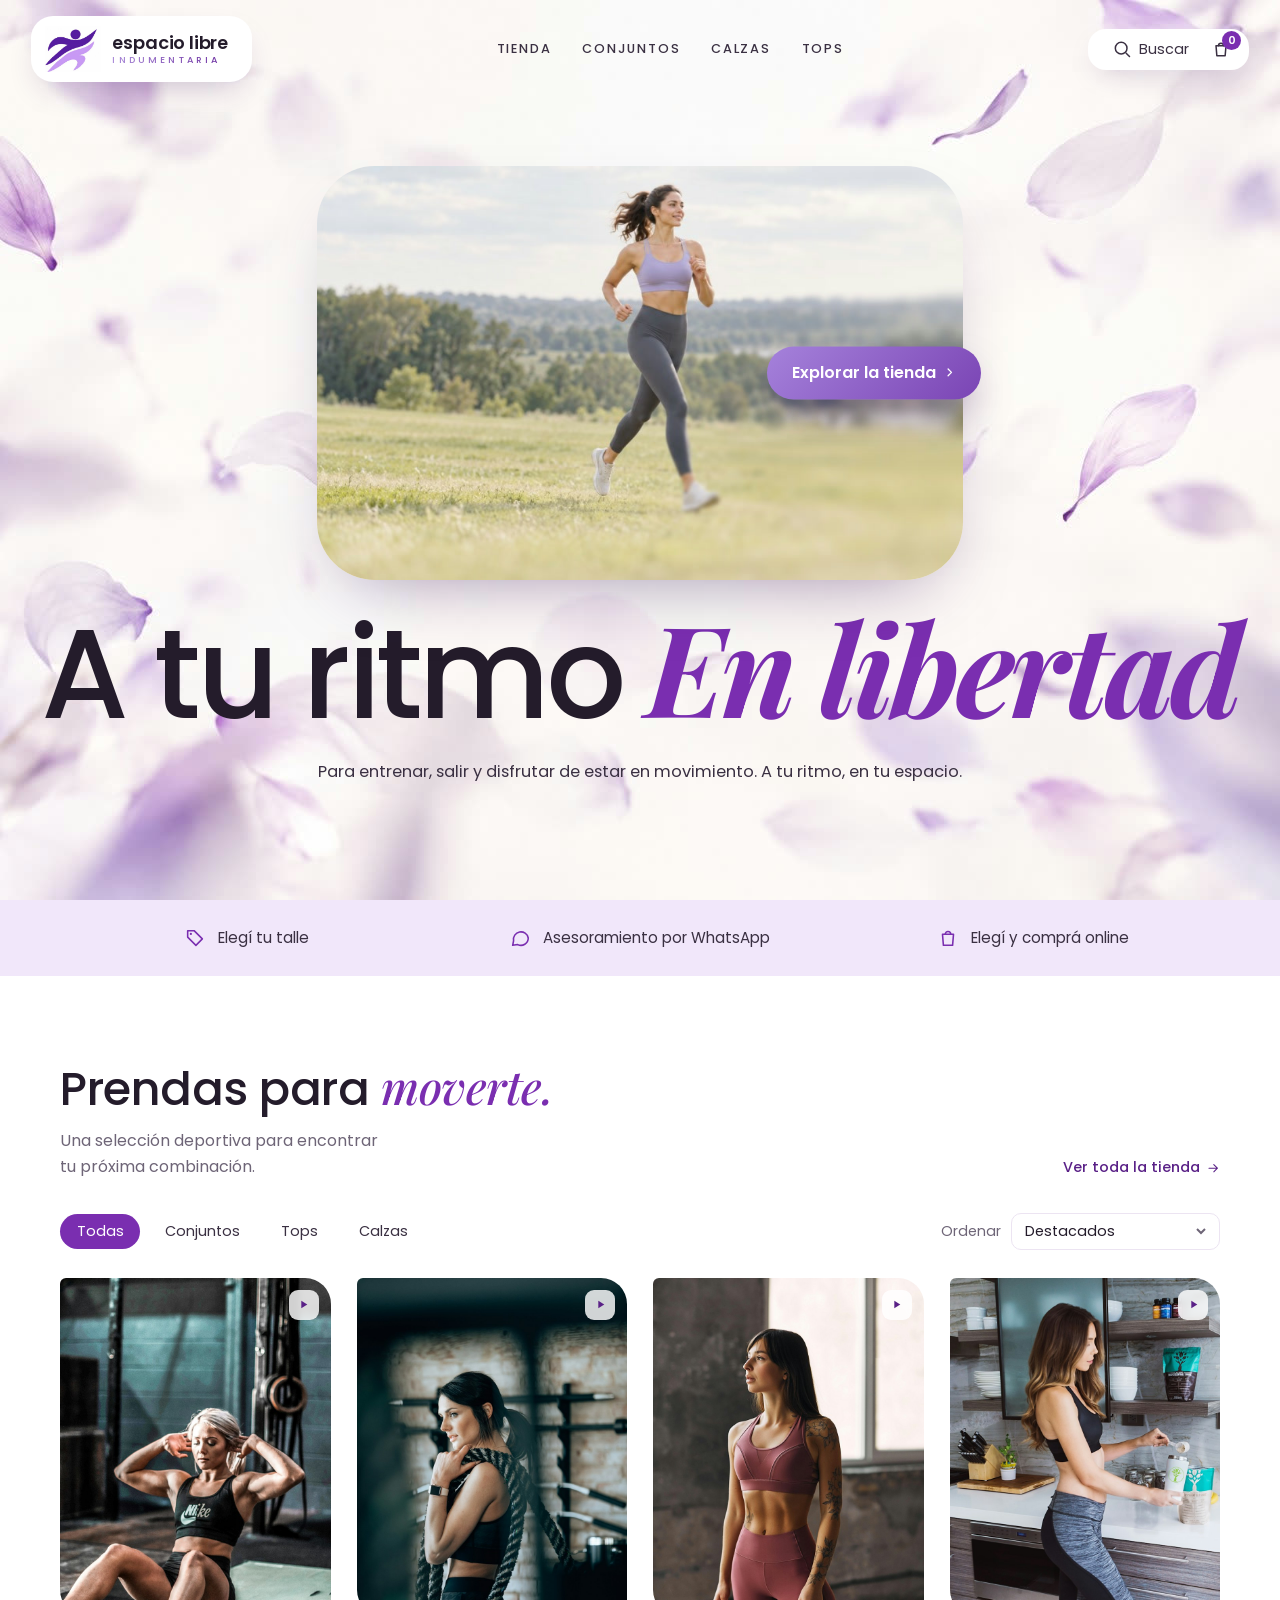
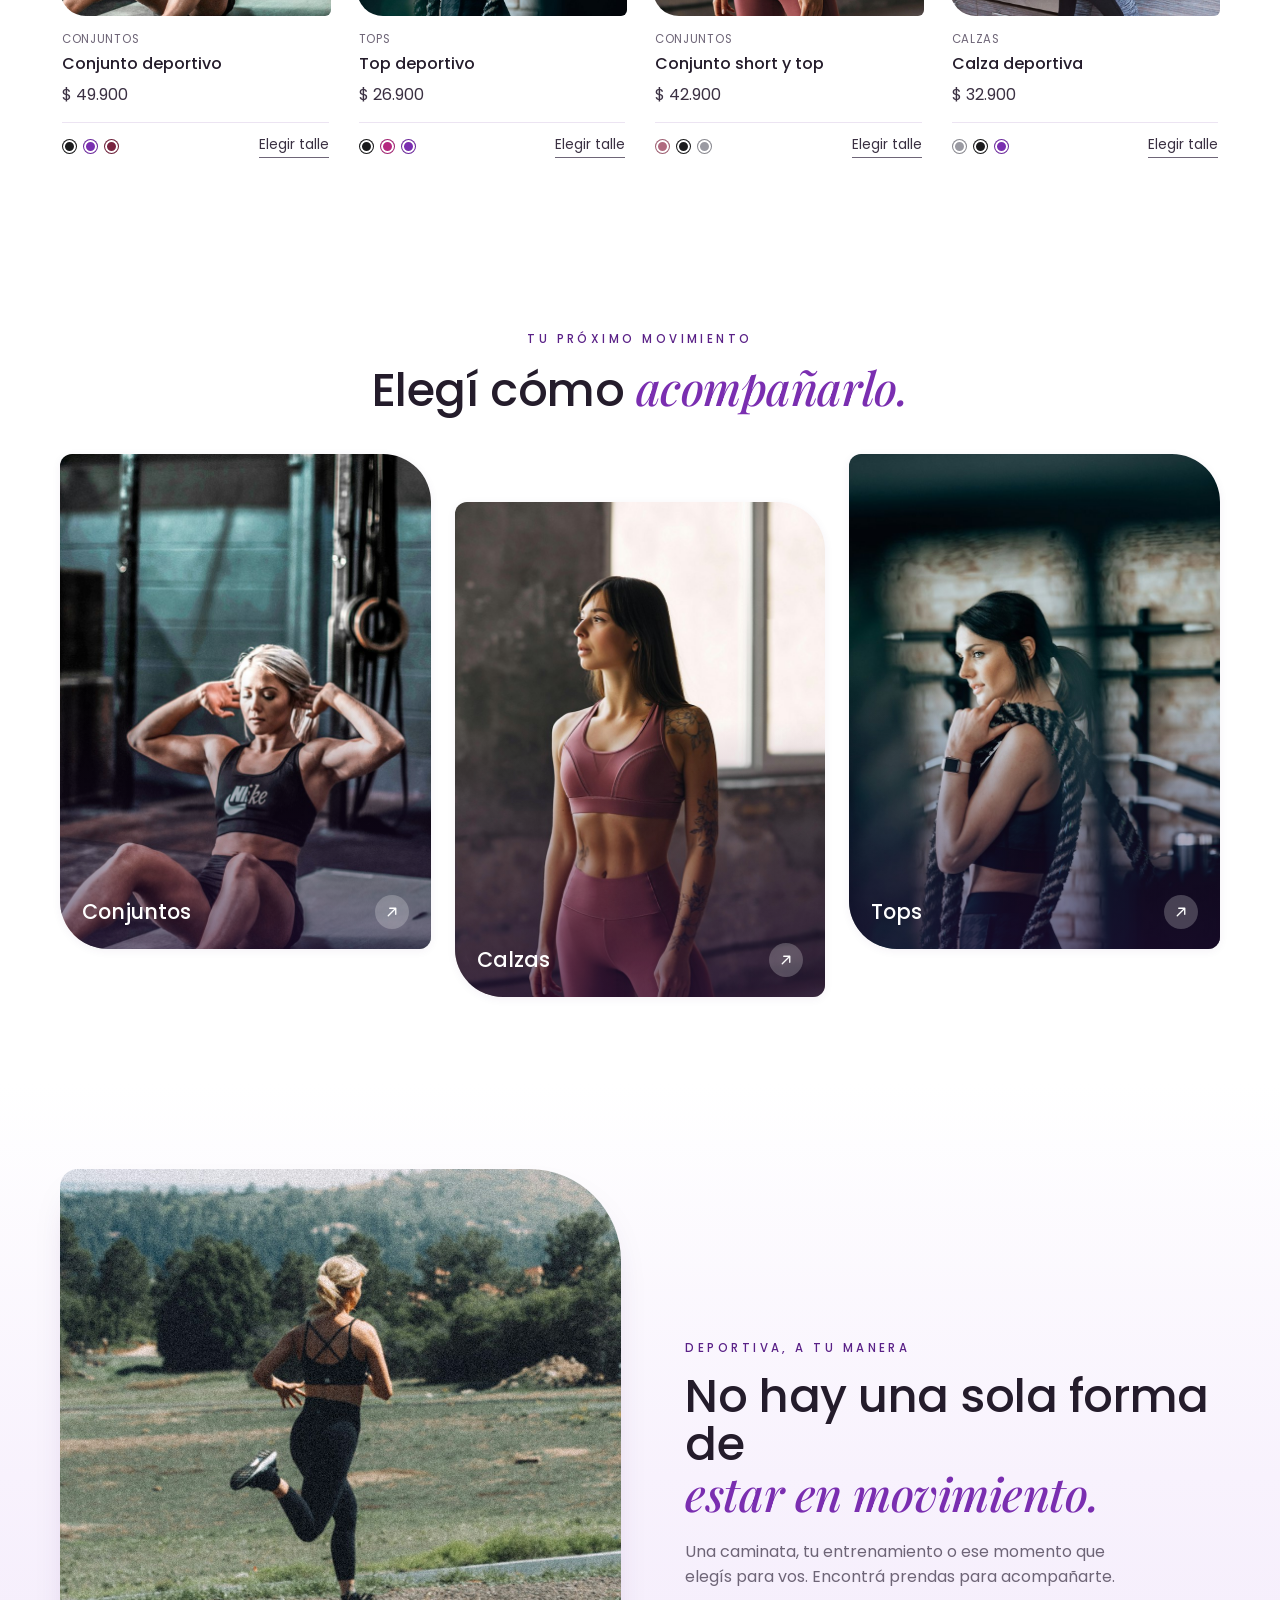
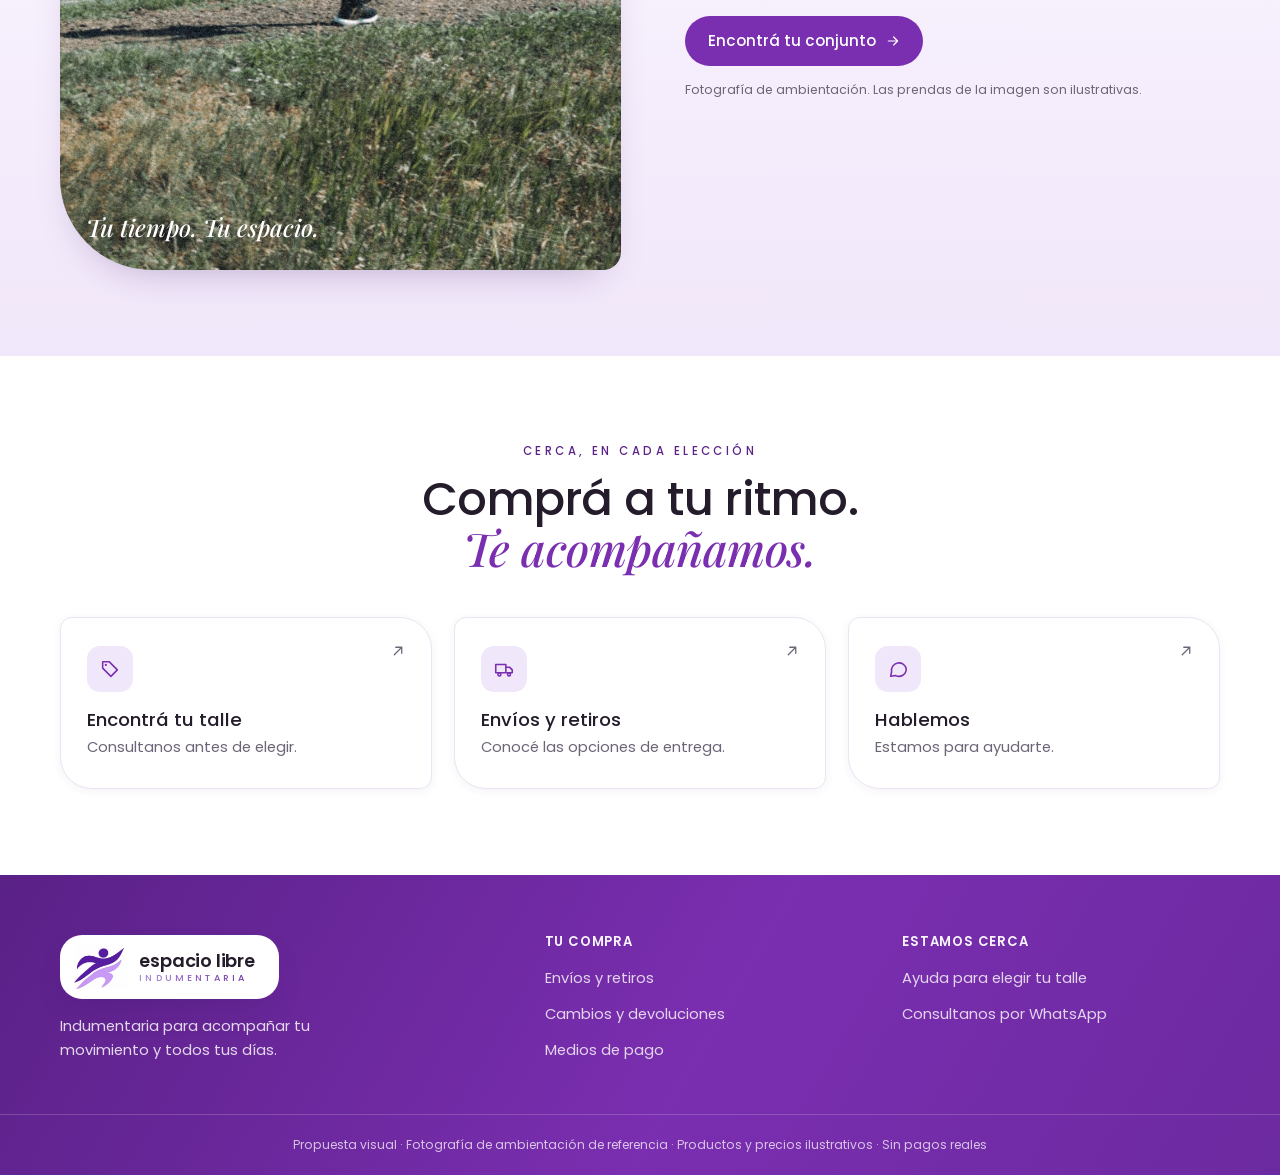
<file: index.html>
<!doctype html>
<html lang="es">
<head>
  <meta charset="utf-8">
  <meta name="viewport" content="width=device-width, initial-scale=1">
  <title>Espacio Libre — Indumentaria deportiva femenina</title>
  <meta name="description" content="Indumentaria deportiva femenina para entrenar, salir y disfrutar del movimiento. Conjuntos, calzas y tops. A tu ritmo, en tu espacio.">
  <link rel="preconnect" href="https://fonts.googleapis.com">
  <link rel="preconnect" href="https://fonts.gstatic.com" crossorigin>
  <link href="https://fonts.googleapis.com/css2?family=Poppins:wght@300;400;500;600&family=Playfair+Display:ital,wght@1,500;1,600;1,700&display=swap" rel="stylesheet">
  <link rel="stylesheet" href="css/styles.css">
  <link rel="icon" href="data:image/svg+xml,%3Csvg xmlns='http://www.w3.org/2000/svg' viewBox='0 0 44 44'%3E%3Ccircle cx='22' cy='22' r='21' fill='%237A2EB0'/%3E%3Ccircle cx='27' cy='12' r='3' fill='white'/%3E%3C/svg%3E">
</head>
<body data-page="home">
  <div id="site-header"></div>

  <main>
    <!-- HERO editorial -->
    <section class="hero">
      <div class="container hero__inner">
        <div class="hero__media">
          <img src="img/hero-run.jpg" alt="Mujer corriendo en un campo con indumentaria deportiva">
          <a class="hero__cta" href="tienda.html">Explorar la tienda
            <svg viewBox="0 0 24 24" fill="none" stroke="currentColor" stroke-width="2.2" stroke-linecap="round" stroke-linejoin="round"><path d="M9 6l6 6-6 6"/></svg>
          </a>
        </div>
        <h1 class="hero__headline">
          <span class="hero__word hero__word--left">A tu ritmo</span>
          <span class="hero__word hero__word--right serif">En libertad</span>
        </h1>
        <p class="hero__sub">Para entrenar, salir y disfrutar de estar en movimiento. A tu ritmo, en tu espacio.</p>
      </div>
    </section>

    <!-- BENEFICIOS -->
    <section class="perks">
      <div class="container">
        <div class="perks__grid">
          <div class="perk"><svg viewBox="0 0 24 24" fill="none" stroke="currentColor" stroke-width="1.7" stroke-linecap="round" stroke-linejoin="round"><path d="M20 13l-7 7-9-9V4h7l9 9z"/><circle cx="7.5" cy="7.5" r="1.2" fill="currentColor" stroke="none"/></svg> Elegí tu talle</div>
          <div class="perk"><svg viewBox="0 0 24 24" fill="none" stroke="currentColor" stroke-width="1.7" stroke-linecap="round" stroke-linejoin="round"><path d="M21 12a8 8 0 0 1-11.5 7.2L4 20l1-5A8 8 0 1 1 21 12z"/></svg> Asesoramiento por WhatsApp</div>
          <div class="perk"><svg viewBox="0 0 24 24" fill="none" stroke="currentColor" stroke-width="1.7" stroke-linecap="round" stroke-linejoin="round"><path d="M6 8h12l-1 12H7L6 8z"/><path d="M9 8a3 3 0 0 1 6 0"/></svg> Elegí y comprá online</div>
        </div>
      </div>
    </section>

    <!-- PRODUCTOS -->
    <section class="section">
      <div class="container">
        <div class="section-head">
          <div class="section-head__left">
            <h2 class="section-title">Prendas para <span class="serif">moverte.</span></h2>
            <p>Una selección deportiva para encontrar tu próxima combinación.</p>
          </div>
          <a class="arrow-link" href="tienda.html">Ver toda la tienda
            <svg viewBox="0 0 24 24" fill="none" stroke="currentColor" stroke-width="1.8" stroke-linecap="round" stroke-linejoin="round"><path d="M5 12h14M13 6l6 6-6 6"/></svg>
          </a>
        </div>

        <div class="shop-controls">
          <div class="filter-tabs" id="homeTabs">
            <button class="tab is-active" data-filter="todas">Todas</button>
            <button class="tab" data-filter="conjuntos">Conjuntos</button>
            <button class="tab" data-filter="tops">Tops</button>
            <button class="tab" data-filter="calzas">Calzas</button>
          </div>
          <div class="sort">
            <label for="homeSort">Ordenar</label>
            <select id="homeSort">
              <option value="destacados">Destacados</option>
              <option value="menor">Precio: menor a mayor</option>
              <option value="mayor">Precio: mayor a menor</option>
              <option value="nombre">Nombre (A-Z)</option>
            </select>
          </div>
        </div>

        <div class="product-grid" id="featuredGrid"></div>
      </div>
    </section>

    <!-- CATEGORÍAS -->
    <section class="section cats">
      <div class="container">
        <p class="eyebrow eyebrow--center">Tu próximo movimiento</p>
        <h2 class="section-title center">Elegí cómo <span class="serif">acompañarlo.</span></h2>
        <div class="cat-grid">
          <a class="cat-card" href="tienda.html?cat=conjuntos">
            <img src="img/conjunto-deportivo.jpg" alt="Conjuntos deportivos">
            <span class="cat-card__label">Conjuntos
              <svg viewBox="0 0 24 24" fill="none" stroke="currentColor" stroke-width="1.8" stroke-linecap="round" stroke-linejoin="round"><path d="M7 17L17 7M9 7h8v8"/></svg>
            </span>
          </a>
          <a class="cat-card cat-card--low" href="tienda.html?cat=calzas">
            <img src="img/conjunto-rosa.jpg" alt="Calzas deportivas">
            <span class="cat-card__label">Calzas
              <svg viewBox="0 0 24 24" fill="none" stroke="currentColor" stroke-width="1.8" stroke-linecap="round" stroke-linejoin="round"><path d="M7 17L17 7M9 7h8v8"/></svg>
            </span>
          </a>
          <a class="cat-card" href="tienda.html?cat=tops">
            <img src="img/top-deportivo.jpg" alt="Tops deportivos">
            <span class="cat-card__label">Tops
              <svg viewBox="0 0 24 24" fill="none" stroke="currentColor" stroke-width="1.8" stroke-linecap="round" stroke-linejoin="round"><path d="M7 17L17 7M9 7h8v8"/></svg>
            </span>
          </a>
        </div>
      </div>
    </section>

    <!-- EDITORIAL -->
    <section class="section editorial">
      <div class="container editorial__grid">
        <figure class="editorial__media">
          <img src="img/editorial-run.jpg" alt="Mujer corriendo en un sendero al aire libre">
          <figcaption class="serif">Tu tiempo. Tu espacio.</figcaption>
        </figure>
        <div class="editorial__text">
          <p class="eyebrow">Deportiva, a tu manera</p>
          <h2 class="section-title">No hay una sola forma de<br><span class="serif">estar en movimiento.</span></h2>
          <p class="editorial__p">Una caminata, tu entrenamiento o ese momento que elegís para vos. Encontrá prendas para acompañarte.</p>
          <a class="btn btn--primary" href="tienda.html">Encontrá tu conjunto
            <svg viewBox="0 0 24 24" fill="none" stroke="currentColor" stroke-width="1.8" stroke-linecap="round" stroke-linejoin="round"><path d="M5 12h14M13 6l6 6-6 6"/></svg>
          </a>
          <p class="muted-note">Fotografía de ambientación. Las prendas de la imagen son ilustrativas.</p>
        </div>
      </div>
    </section>

    <!-- CTA -->
    <section class="section cta">
      <div class="container">
        <p class="eyebrow eyebrow--center">Cerca, en cada elección</p>
        <h2 class="section-title center">Comprá a tu ritmo.<br><span class="serif">Te acompañamos.</span></h2>
        <div class="cta-grid">
          <a class="cta-card" href="talles.html">
            <span class="cta-card__icon"><svg viewBox="0 0 24 24" fill="none" stroke="currentColor" stroke-width="1.7" stroke-linecap="round" stroke-linejoin="round"><path d="M20 13l-7 7-9-9V4h7l9 9z"/><circle cx="7.5" cy="7.5" r="1.2" fill="currentColor" stroke="none"/></svg></span>
            <span class="cta-card__arrow"><svg viewBox="0 0 24 24" fill="none" stroke="currentColor" stroke-width="1.7" stroke-linecap="round" stroke-linejoin="round"><path d="M7 17L17 7M9 7h8v8"/></svg></span>
            <h3>Encontrá tu talle</h3>
            <p>Consultanos antes de elegir.</p>
          </a>
          <a class="cta-card" href="envios.html">
            <span class="cta-card__icon"><svg viewBox="0 0 24 24" fill="none" stroke="currentColor" stroke-width="1.7" stroke-linecap="round" stroke-linejoin="round"><path d="M3 7h11v9H3zM14 10h4l3 3v3h-7z"/><circle cx="7" cy="18" r="1.6"/><circle cx="17.5" cy="18" r="1.6"/></svg></span>
            <span class="cta-card__arrow"><svg viewBox="0 0 24 24" fill="none" stroke="currentColor" stroke-width="1.7" stroke-linecap="round" stroke-linejoin="round"><path d="M7 17L17 7M9 7h8v8"/></svg></span>
            <h3>Envíos y retiros</h3>
            <p>Conocé las opciones de entrega.</p>
          </a>
          <a class="cta-card" href="contacto.html">
            <span class="cta-card__icon"><svg viewBox="0 0 24 24" fill="none" stroke="currentColor" stroke-width="1.7" stroke-linecap="round" stroke-linejoin="round"><path d="M21 12a8 8 0 0 1-11.5 7.2L4 20l1-5A8 8 0 1 1 21 12z"/></svg></span>
            <span class="cta-card__arrow"><svg viewBox="0 0 24 24" fill="none" stroke="currentColor" stroke-width="1.7" stroke-linecap="round" stroke-linejoin="round"><path d="M7 17L17 7M9 7h8v8"/></svg></span>
            <h3>Hablemos</h3>
            <p>Estamos para ayudarte.</p>
          </a>
        </div>
      </div>
    </section>
  </main>

  <div id="site-footer"></div>

  <script src="js/data.js"></script>
  <script src="js/app.js"></script>
</body>
</html>
</file>
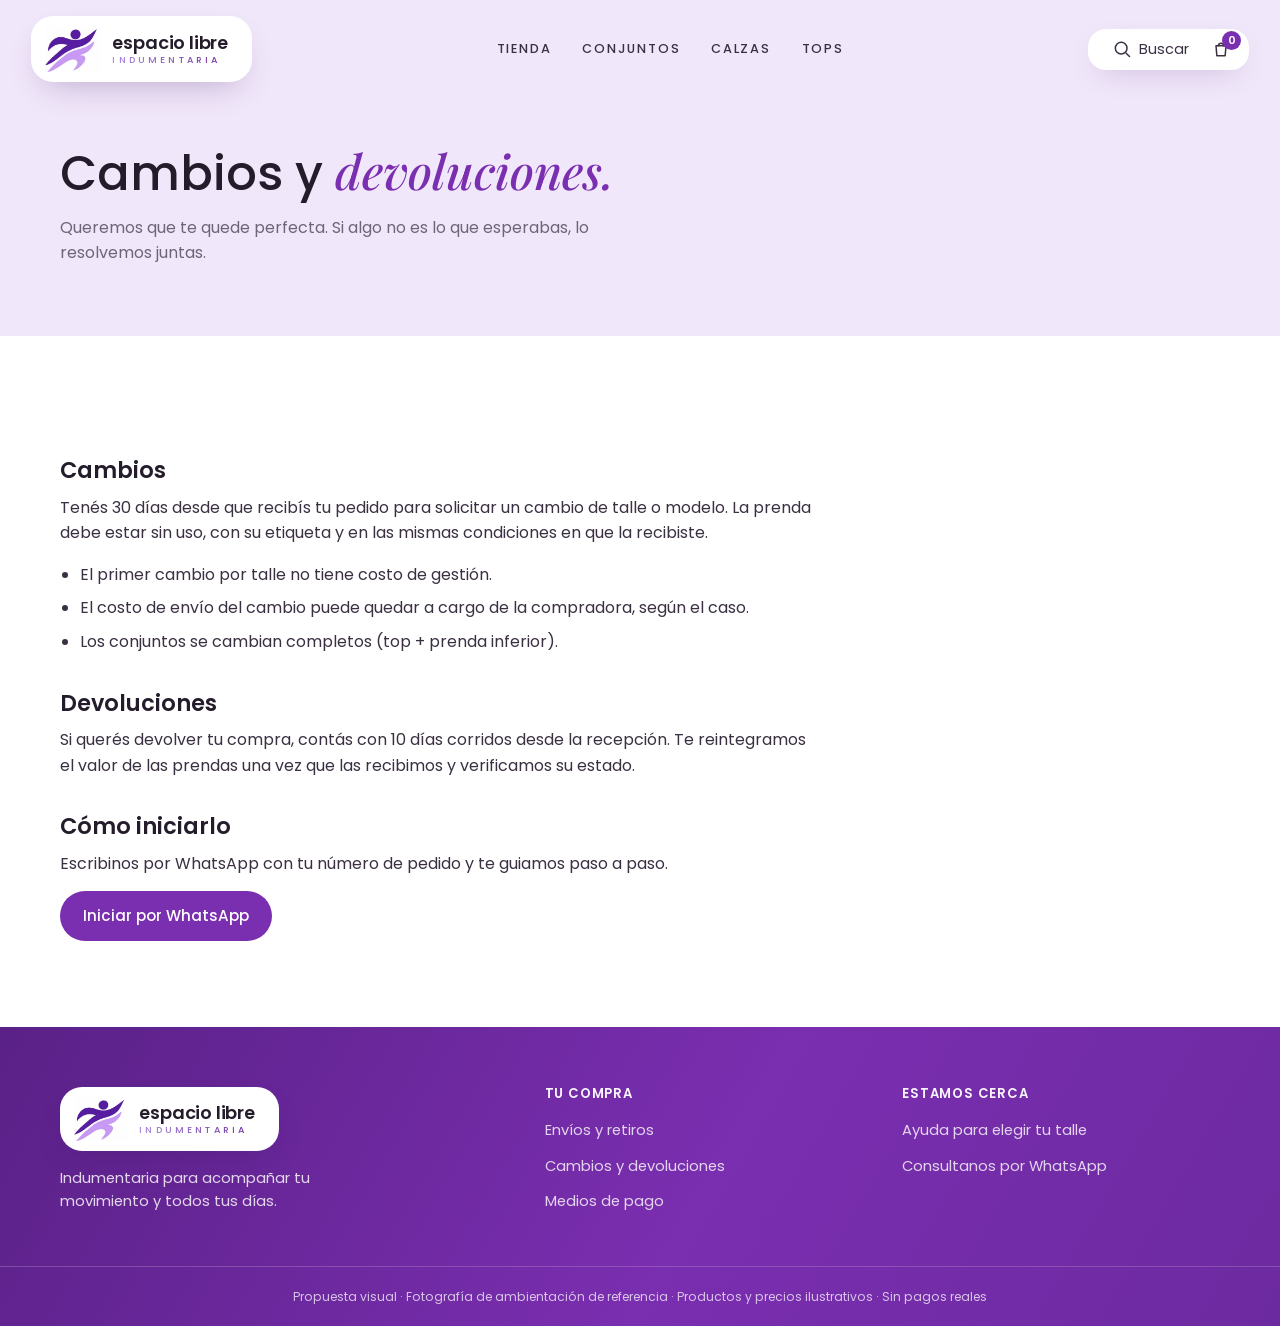
<file: cambios.html>
<!doctype html>
<html lang="es">
<head>
  <meta charset="utf-8">
  <meta name="viewport" content="width=device-width, initial-scale=1">
  <title>Cambios y devoluciones — Espacio Libre</title>
  <meta name="description" content="Política de cambios y devoluciones de Espacio Libre.">
  <link rel="preconnect" href="https://fonts.googleapis.com">
  <link rel="preconnect" href="https://fonts.gstatic.com" crossorigin>
  <link href="https://fonts.googleapis.com/css2?family=Poppins:wght@300;400;500;600&family=Playfair+Display:ital,wght@1,500;1,600&display=swap" rel="stylesheet">
  <link rel="stylesheet" href="css/styles.css">
  <link rel="icon" href="data:image/svg+xml,%3Csvg xmlns='http://www.w3.org/2000/svg' viewBox='0 0 44 44'%3E%3Ccircle cx='22' cy='22' r='21' fill='%237A2EB0'/%3E%3Ccircle cx='27' cy='12' r='3' fill='white'/%3E%3C/svg%3E">
</head>
<body data-page="cambios">
  <div id="site-header"></div>

  <main>
    <section class="page-hero">
      <div class="container">
        <h1>Cambios y <span class="serif">devoluciones.</span></h1>
        <p>Queremos que te quede perfecta. Si algo no es lo que esperabas, lo resolvemos juntas.</p>
      </div>
    </section>

    <section class="section">
      <div class="container">
        <div class="prose">
          <h2>Cambios</h2>
          <p>Tenés 30 días desde que recibís tu pedido para solicitar un cambio de talle o modelo. La prenda debe estar sin uso, con su etiqueta y en las mismas condiciones en que la recibiste.</p>
          <ul>
            <li>El primer cambio por talle no tiene costo de gestión.</li>
            <li>El costo de envío del cambio puede quedar a cargo de la compradora, según el caso.</li>
            <li>Los conjuntos se cambian completos (top + prenda inferior).</li>
          </ul>
          <h2>Devoluciones</h2>
          <p>Si querés devolver tu compra, contás con 10 días corridos desde la recepción. Te reintegramos el valor de las prendas una vez que las recibimos y verificamos su estado.</p>
          <h2>Cómo iniciarlo</h2>
          <p>Escribinos por WhatsApp con tu número de pedido y te guiamos paso a paso.</p>
          <a class="btn btn--primary" data-wa="Hola Espacio Libre! Quiero hacer un cambio / devolución." href="#">Iniciar por WhatsApp</a>
        </div>
      </div>
    </section>
  </main>

  <div id="site-footer"></div>
  <script src="js/data.js"></script>
  <script src="js/app.js"></script>
</body>
</html>
</file>
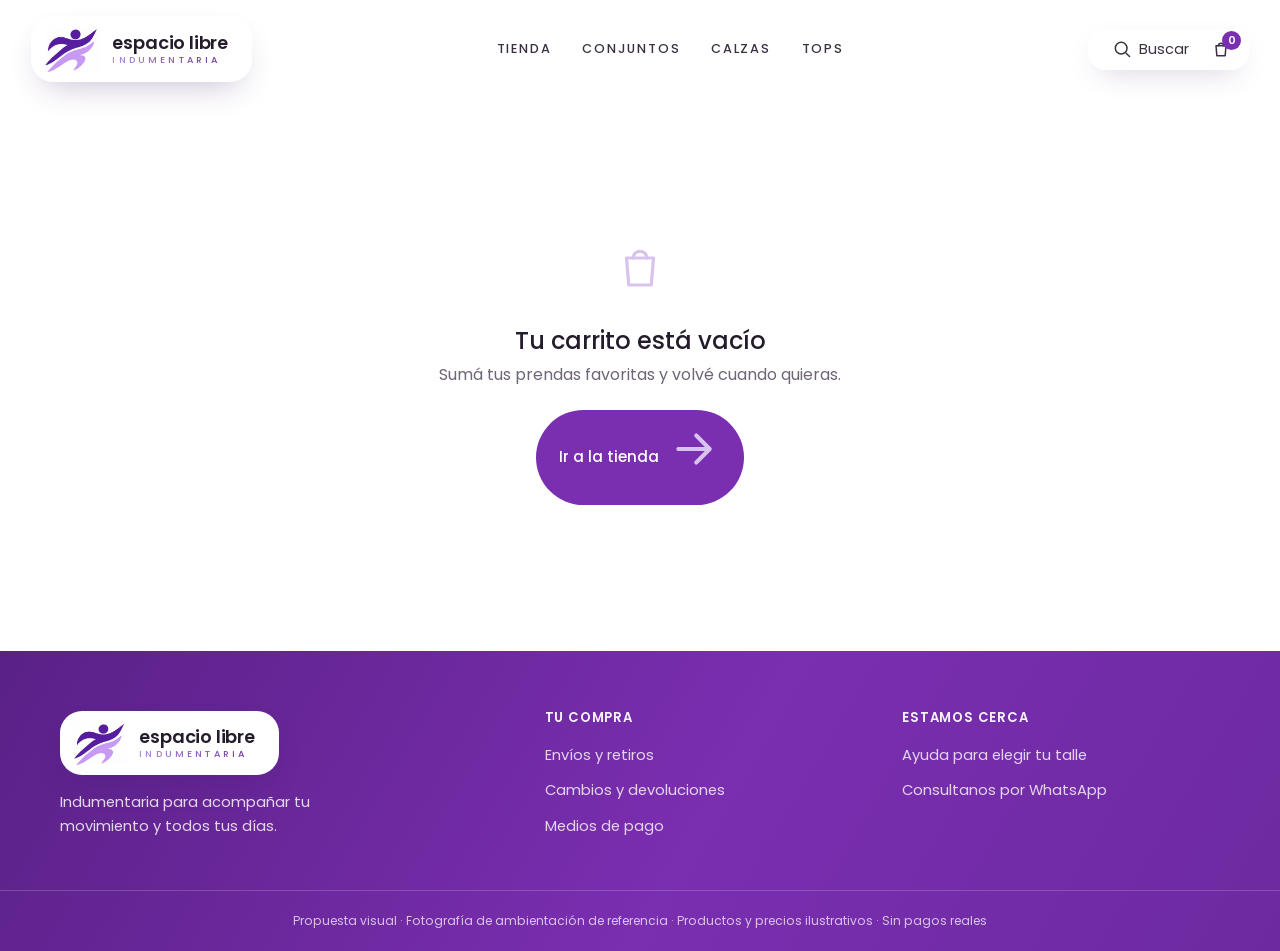
<file: carrito.html>
<!doctype html>
<html lang="es">
<head>
  <meta charset="utf-8">
  <meta name="viewport" content="width=device-width, initial-scale=1">
  <title>Carrito — Espacio Libre</title>
  <meta name="description" content="Tu carrito en Espacio Libre.">
  <link rel="preconnect" href="https://fonts.googleapis.com">
  <link rel="preconnect" href="https://fonts.gstatic.com" crossorigin>
  <link href="https://fonts.googleapis.com/css2?family=Poppins:wght@300;400;500;600&family=Playfair+Display:ital,wght@1,500;1,600&display=swap" rel="stylesheet">
  <link rel="stylesheet" href="css/styles.css">
  <link rel="icon" href="data:image/svg+xml,%3Csvg xmlns='http://www.w3.org/2000/svg' viewBox='0 0 44 44'%3E%3Ccircle cx='22' cy='22' r='21' fill='%237A2EB0'/%3E%3Ccircle cx='27' cy='12' r='3' fill='white'/%3E%3C/svg%3E">
</head>
<body data-page="carrito">
  <div id="site-header"></div>

  <main>
    <section class="section">
      <div class="container">
        <div id="cartRoot"></div>
      </div>
    </section>
  </main>

  <div id="site-footer"></div>
  <script src="js/data.js"></script>
  <script src="js/app.js"></script>
</body>
</html>
</file>
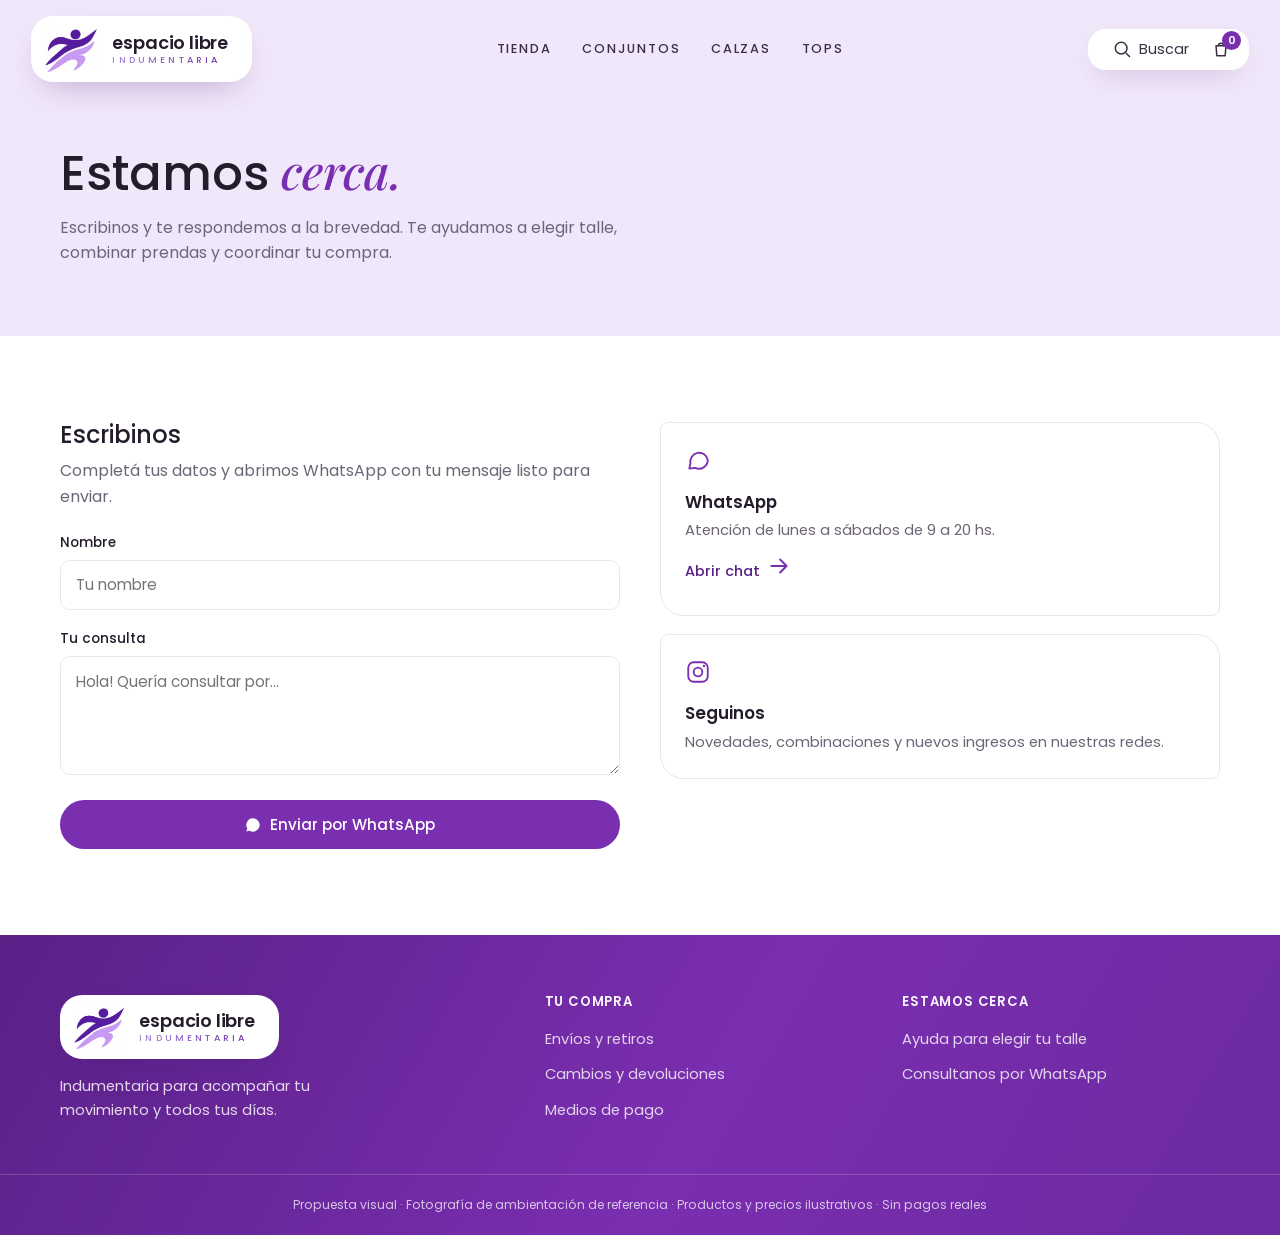
<file: contacto.html>
<!doctype html>
<html lang="es">
<head>
  <meta charset="utf-8">
  <meta name="viewport" content="width=device-width, initial-scale=1">
  <title>Contacto — Espacio Libre</title>
  <meta name="description" content="Consultanos por WhatsApp. Espacio Libre, indumentaria deportiva femenina.">
  <link rel="preconnect" href="https://fonts.googleapis.com">
  <link rel="preconnect" href="https://fonts.gstatic.com" crossorigin>
  <link href="https://fonts.googleapis.com/css2?family=Poppins:wght@300;400;500;600&family=Playfair+Display:ital,wght@1,500;1,600&display=swap" rel="stylesheet">
  <link rel="stylesheet" href="css/styles.css">
  <link rel="icon" href="data:image/svg+xml,%3Csvg xmlns='http://www.w3.org/2000/svg' viewBox='0 0 44 44'%3E%3Ccircle cx='22' cy='22' r='21' fill='%237A2EB0'/%3E%3Ccircle cx='27' cy='12' r='3' fill='white'/%3E%3C/svg%3E">
</head>
<body data-page="contacto">
  <div id="site-header"></div>

  <main>
    <section class="page-hero">
      <div class="container">
        <h1>Estamos <span class="serif">cerca.</span></h1>
        <p>Escribinos y te respondemos a la brevedad. Te ayudamos a elegir talle, combinar prendas y coordinar tu compra.</p>
      </div>
    </section>

    <section class="section">
      <div class="container">
        <div class="contact-grid">
          <div>
            <h2 style="font-weight:500;font-size:1.5rem;margin-bottom:10px">Escribinos</h2>
            <p style="color:var(--muted);margin-bottom:22px">Completá tus datos y abrimos WhatsApp con tu mensaje listo para enviar.</p>
            <form id="contactForm">
              <div class="form-field">
                <label for="cName">Nombre</label>
                <input type="text" id="cName" required placeholder="Tu nombre">
              </div>
              <div class="form-field">
                <label for="cMsg">Tu consulta</label>
                <textarea id="cMsg" rows="4" required placeholder="Hola! Quería consultar por…"></textarea>
              </div>
              <button class="btn btn--primary btn--wide" type="submit">
                <svg viewBox="0 0 24 24" fill="currentColor" width="18" height="18"><path d="M12 2a10 10 0 0 0-8.5 15.3L2 22l4.8-1.5A10 10 0 1 0 12 2z"/></svg>
                Enviar por WhatsApp
              </button>
            </form>
          </div>
          <div>
            <div class="info-card" style="margin-bottom:18px">
              <svg viewBox="0 0 24 24" fill="none" stroke="currentColor" stroke-width="1.7" stroke-linecap="round" stroke-linejoin="round"><path d="M21 12a8 8 0 0 1-11.5 7.2L4 20l1-5A8 8 0 1 1 21 12z"/></svg>
              <h3>WhatsApp</h3>
              <p>Atención de lunes a sábados de 9 a 20 hs.</p>
              <a class="arrow-link" data-wa="Hola Espacio Libre! Quería hacer una consulta." href="#" style="margin-top:10px">Abrir chat
                <svg viewBox="0 0 24 24" fill="none" stroke="currentColor" stroke-width="1.8" stroke-linecap="round" stroke-linejoin="round"><path d="M5 12h14M13 6l6 6-6 6"/></svg>
              </a>
            </div>
            <div class="info-card">
              <svg viewBox="0 0 24 24" fill="none" stroke="currentColor" stroke-width="1.7" stroke-linecap="round" stroke-linejoin="round"><rect x="3" y="3" width="18" height="18" rx="5"/><circle cx="12" cy="12" r="4"/><circle cx="17.5" cy="6.5" r="1.1" fill="currentColor" stroke="none"/></svg>
              <h3>Seguinos</h3>
              <p>Novedades, combinaciones y nuevos ingresos en nuestras redes.</p>
            </div>
          </div>
        </div>
      </div>
    </section>
  </main>

  <div id="site-footer"></div>
  <script src="js/data.js"></script>
  <script src="js/app.js"></script>
  <script>
    document.getElementById("contactForm").addEventListener("submit", function (e) {
      e.preventDefault();
      var name = document.getElementById("cName").value.trim();
      var msg = document.getElementById("cMsg").value.trim();
      var text = "Hola Espacio Libre! Soy " + name + ". " + msg;
      window.open("https://wa.me/" + window.SITE.whatsapp + "?text=" + encodeURIComponent(text), "_blank");
    });
  </script>
</body>
</html>
</file>
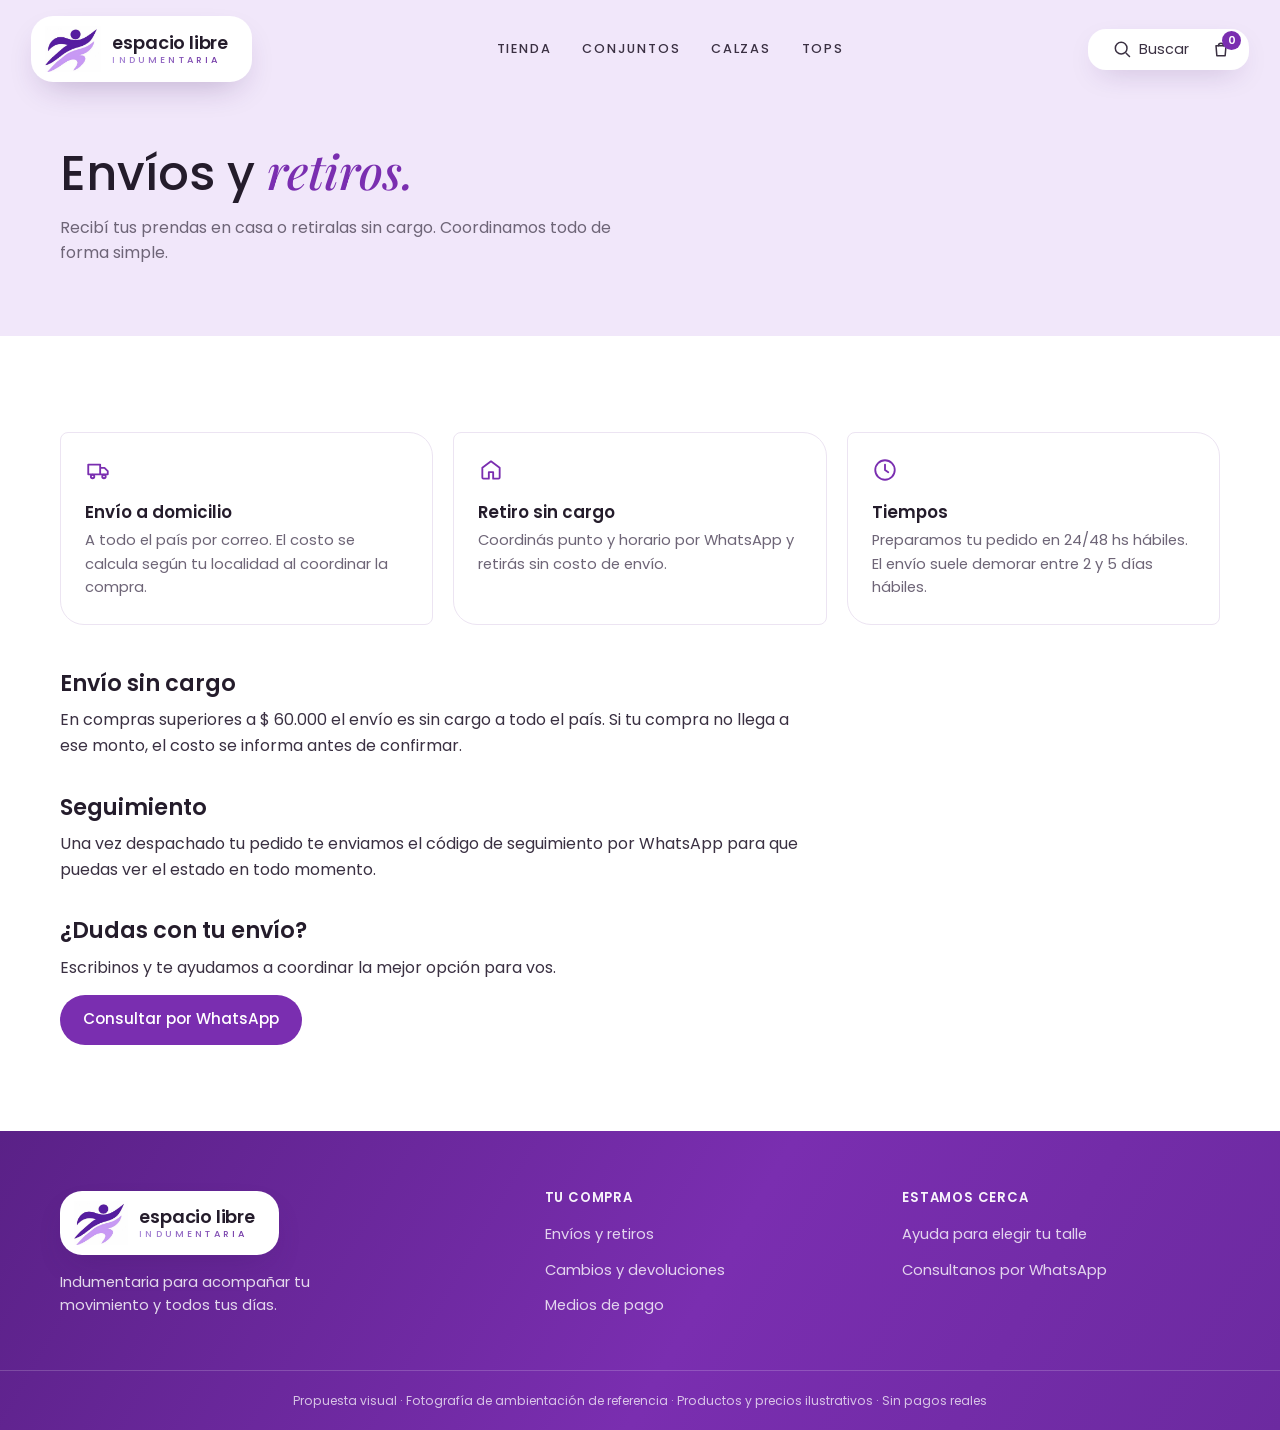
<file: envios.html>
<!doctype html>
<html lang="es">
<head>
  <meta charset="utf-8">
  <meta name="viewport" content="width=device-width, initial-scale=1">
  <title>Envíos y retiros — Espacio Libre</title>
  <meta name="description" content="Cómo son los envíos y retiros en Espacio Libre.">
  <link rel="preconnect" href="https://fonts.googleapis.com">
  <link rel="preconnect" href="https://fonts.gstatic.com" crossorigin>
  <link href="https://fonts.googleapis.com/css2?family=Poppins:wght@300;400;500;600&family=Playfair+Display:ital,wght@1,500;1,600&display=swap" rel="stylesheet">
  <link rel="stylesheet" href="css/styles.css">
  <link rel="icon" href="data:image/svg+xml,%3Csvg xmlns='http://www.w3.org/2000/svg' viewBox='0 0 44 44'%3E%3Ccircle cx='22' cy='22' r='21' fill='%237A2EB0'/%3E%3Ccircle cx='27' cy='12' r='3' fill='white'/%3E%3C/svg%3E">
</head>
<body data-page="envios">
  <div id="site-header"></div>

  <main>
    <section class="page-hero">
      <div class="container">
        <h1>Envíos y <span class="serif">retiros.</span></h1>
        <p>Recibí tus prendas en casa o retiralas sin cargo. Coordinamos todo de forma simple.</p>
      </div>
    </section>

    <section class="section">
      <div class="container">
        <div class="info-cards" style="margin-bottom:46px">
          <div class="info-card">
            <svg viewBox="0 0 24 24" fill="none" stroke="currentColor" stroke-width="1.7" stroke-linecap="round" stroke-linejoin="round"><path d="M3 7h11v9H3zM14 10h4l3 3v3h-7z"/><circle cx="7" cy="18" r="1.6"/><circle cx="17.5" cy="18" r="1.6"/></svg>
            <h3>Envío a domicilio</h3>
            <p>A todo el país por correo. El costo se calcula según tu localidad al coordinar la compra.</p>
          </div>
          <div class="info-card">
            <svg viewBox="0 0 24 24" fill="none" stroke="currentColor" stroke-width="1.7" stroke-linecap="round" stroke-linejoin="round"><path d="M4 10l8-6 8 6v9a1 1 0 0 1-1 1h-5v-6H10v6H5a1 1 0 0 1-1-1z"/></svg>
            <h3>Retiro sin cargo</h3>
            <p>Coordinás punto y horario por WhatsApp y retirás sin costo de envío.</p>
          </div>
          <div class="info-card">
            <svg viewBox="0 0 24 24" fill="none" stroke="currentColor" stroke-width="1.7" stroke-linecap="round" stroke-linejoin="round"><circle cx="12" cy="12" r="9"/><path d="M12 7v5l3 2"/></svg>
            <h3>Tiempos</h3>
            <p>Preparamos tu pedido en 24/48 hs hábiles. El envío suele demorar entre 2 y 5 días hábiles.</p>
          </div>
        </div>

        <div class="prose">
          <h2>Envío sin cargo</h2>
          <p>En compras superiores a $ 60.000 el envío es sin cargo a todo el país. Si tu compra no llega a ese monto, el costo se informa antes de confirmar.</p>
          <h2>Seguimiento</h2>
          <p>Una vez despachado tu pedido te enviamos el código de seguimiento por WhatsApp para que puedas ver el estado en todo momento.</p>
          <h2>¿Dudas con tu envío?</h2>
          <p>Escribinos y te ayudamos a coordinar la mejor opción para vos.</p>
          <a class="btn btn--primary" data-wa="Hola Espacio Libre! Tengo una consulta sobre envíos." href="#">Consultar por WhatsApp</a>
        </div>
      </div>
    </section>
  </main>

  <div id="site-footer"></div>
  <script src="js/data.js"></script>
  <script src="js/app.js"></script>
</body>
</html>
</file>
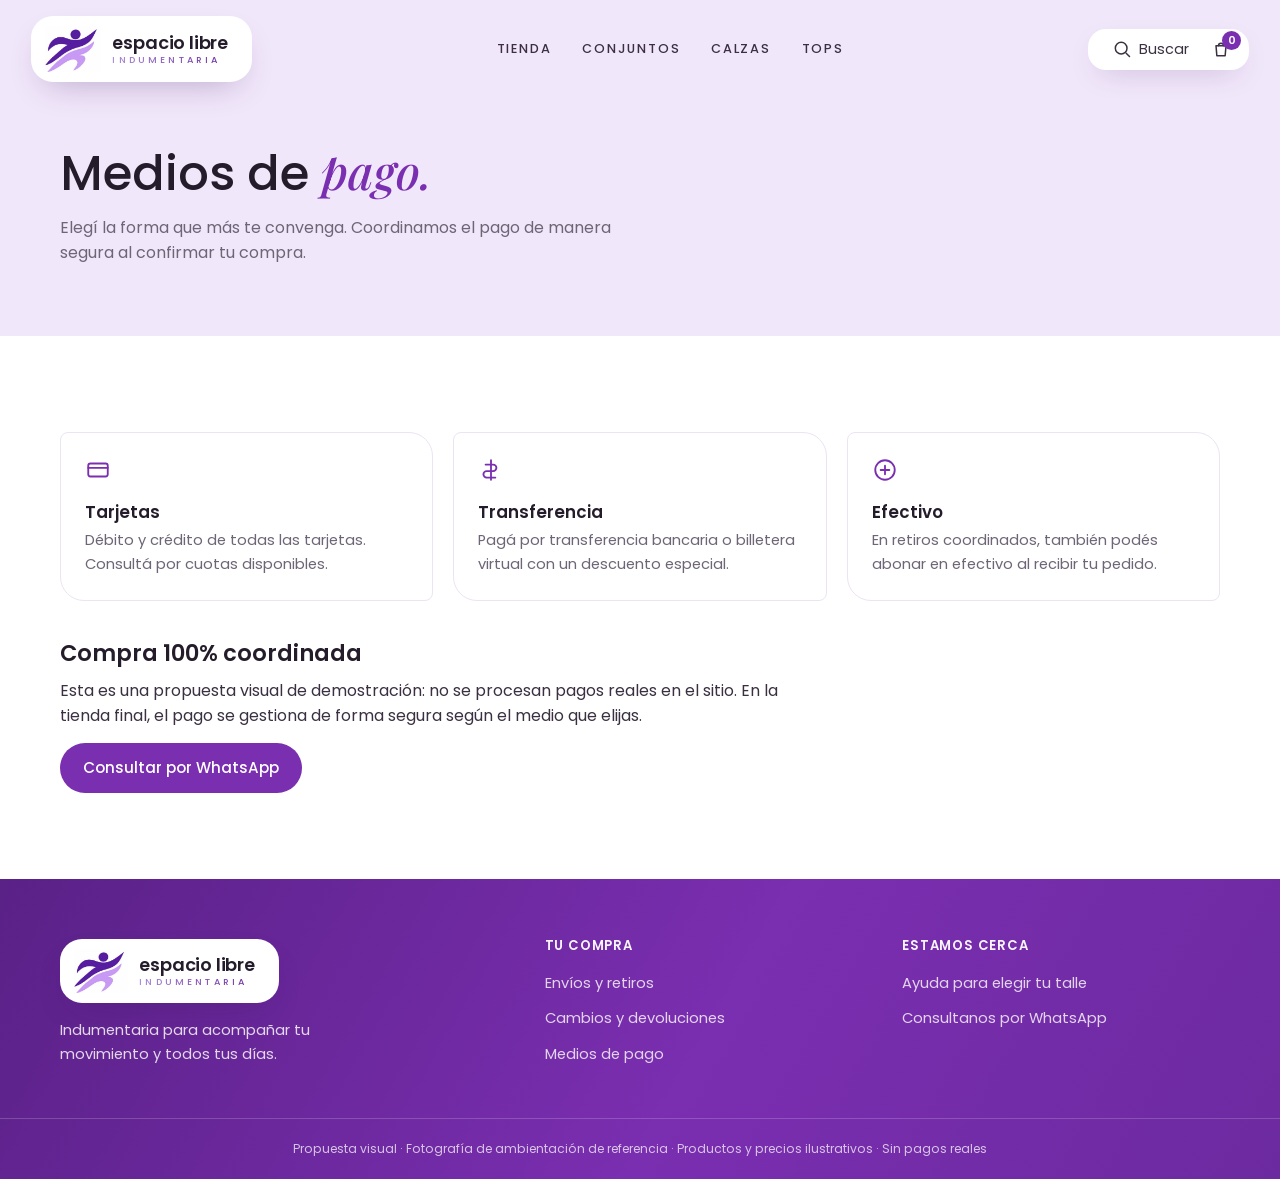
<file: medios-de-pago.html>
<!doctype html>
<html lang="es">
<head>
  <meta charset="utf-8">
  <meta name="viewport" content="width=device-width, initial-scale=1">
  <title>Medios de pago — Espacio Libre</title>
  <meta name="description" content="Medios de pago disponibles en Espacio Libre.">
  <link rel="preconnect" href="https://fonts.googleapis.com">
  <link rel="preconnect" href="https://fonts.gstatic.com" crossorigin>
  <link href="https://fonts.googleapis.com/css2?family=Poppins:wght@300;400;500;600&family=Playfair+Display:ital,wght@1,500;1,600&display=swap" rel="stylesheet">
  <link rel="stylesheet" href="css/styles.css">
  <link rel="icon" href="data:image/svg+xml,%3Csvg xmlns='http://www.w3.org/2000/svg' viewBox='0 0 44 44'%3E%3Ccircle cx='22' cy='22' r='21' fill='%237A2EB0'/%3E%3Ccircle cx='27' cy='12' r='3' fill='white'/%3E%3C/svg%3E">
</head>
<body data-page="medios-de-pago">
  <div id="site-header"></div>

  <main>
    <section class="page-hero">
      <div class="container">
        <h1>Medios de <span class="serif">pago.</span></h1>
        <p>Elegí la forma que más te convenga. Coordinamos el pago de manera segura al confirmar tu compra.</p>
      </div>
    </section>

    <section class="section">
      <div class="container">
        <div class="info-cards">
          <div class="info-card">
            <svg viewBox="0 0 24 24" fill="none" stroke="currentColor" stroke-width="1.7" stroke-linecap="round" stroke-linejoin="round"><rect x="3" y="6" width="18" height="12" rx="2"/><path d="M3 10h18"/></svg>
            <h3>Tarjetas</h3>
            <p>Débito y crédito de todas las tarjetas. Consultá por cuotas disponibles.</p>
          </div>
          <div class="info-card">
            <svg viewBox="0 0 24 24" fill="none" stroke="currentColor" stroke-width="1.7" stroke-linecap="round" stroke-linejoin="round"><path d="M12 3v18M7 7h7a3 3 0 0 1 0 6H8a3 3 0 0 0 0 6h8"/></svg>
            <h3>Transferencia</h3>
            <p>Pagá por transferencia bancaria o billetera virtual con un descuento especial.</p>
          </div>
          <div class="info-card">
            <svg viewBox="0 0 24 24" fill="none" stroke="currentColor" stroke-width="1.7" stroke-linecap="round" stroke-linejoin="round"><circle cx="12" cy="12" r="9"/><path d="M8 12h8M12 8v8"/></svg>
            <h3>Efectivo</h3>
            <p>En retiros coordinados, también podés abonar en efectivo al recibir tu pedido.</p>
          </div>
        </div>

        <div class="prose" style="margin-top:40px">
          <h2>Compra 100% coordinada</h2>
          <p>Esta es una propuesta visual de demostración: no se procesan pagos reales en el sitio. En la tienda final, el pago se gestiona de forma segura según el medio que elijas.</p>
          <a class="btn btn--primary" data-wa="Hola Espacio Libre! Quiero consultar por medios de pago." href="#">Consultar por WhatsApp</a>
        </div>
      </div>
    </section>
  </main>

  <div id="site-footer"></div>
  <script src="js/data.js"></script>
  <script src="js/app.js"></script>
</body>
</html>
</file>
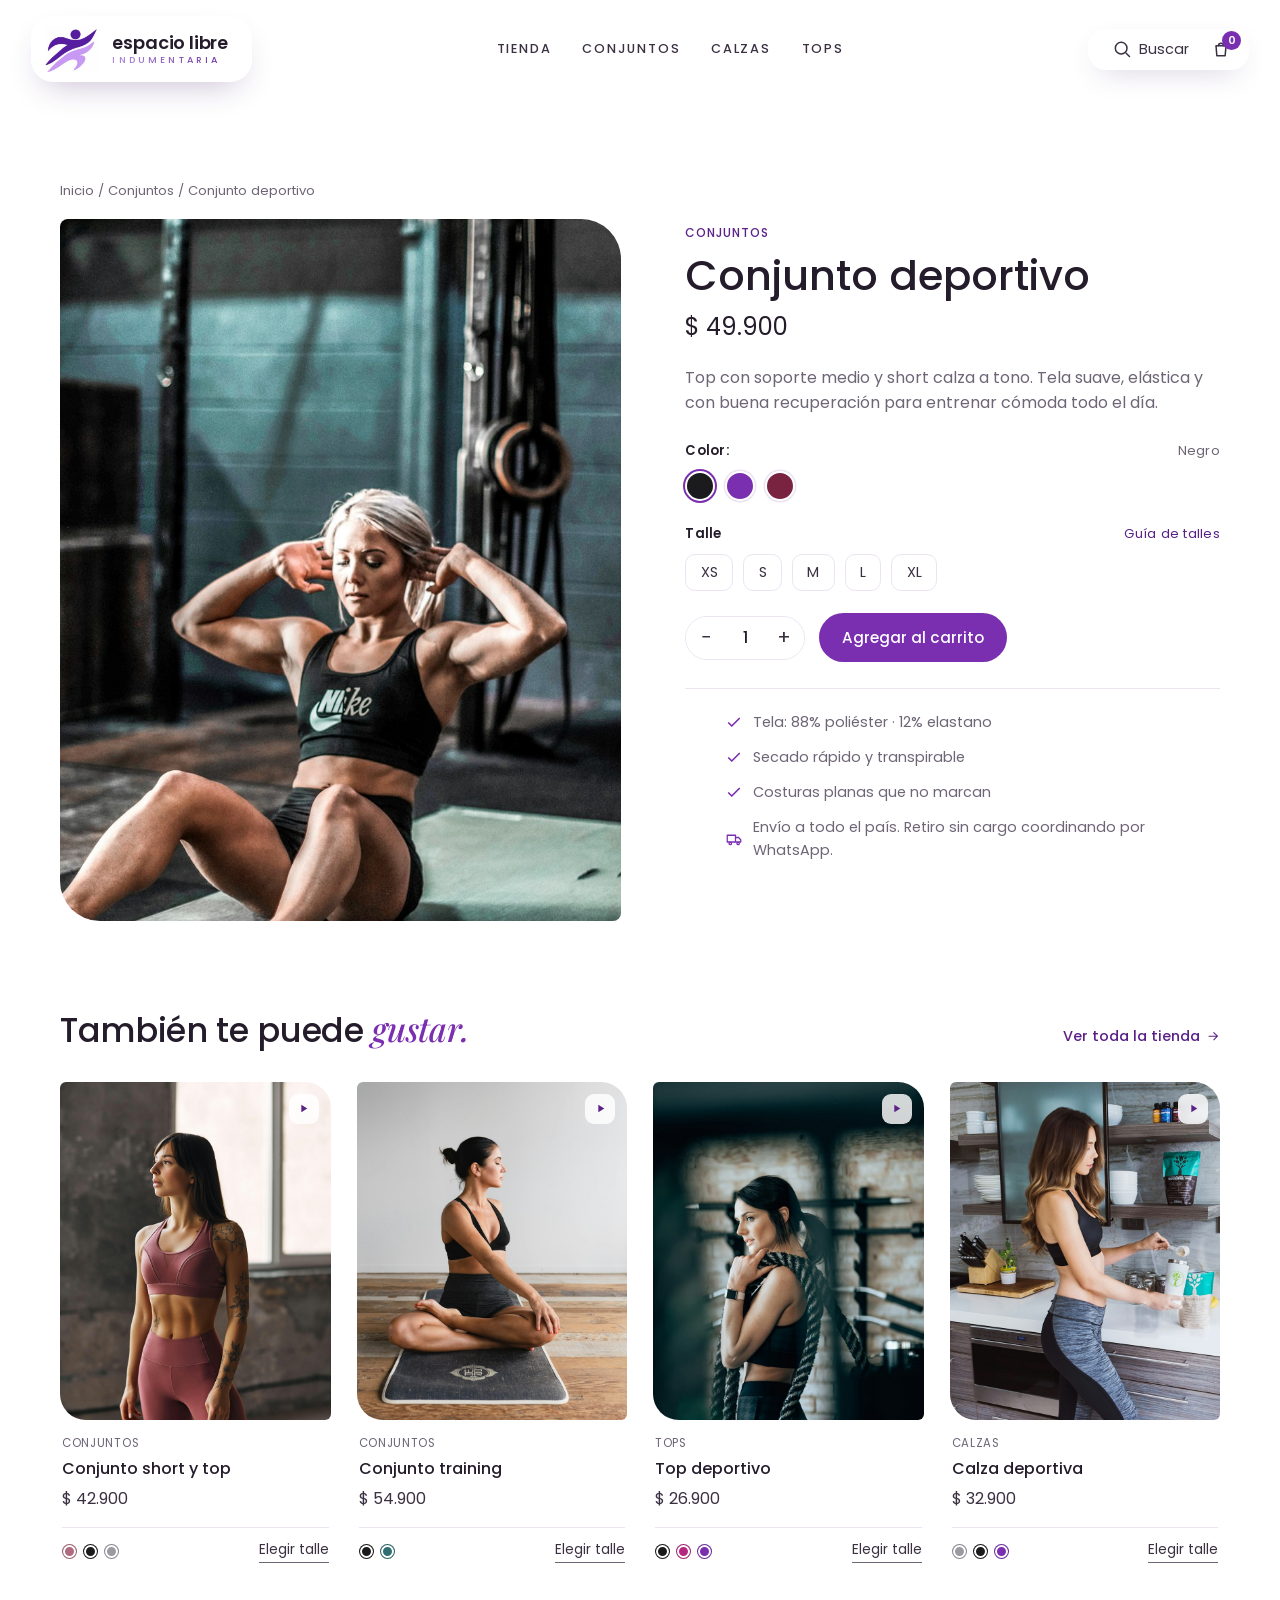
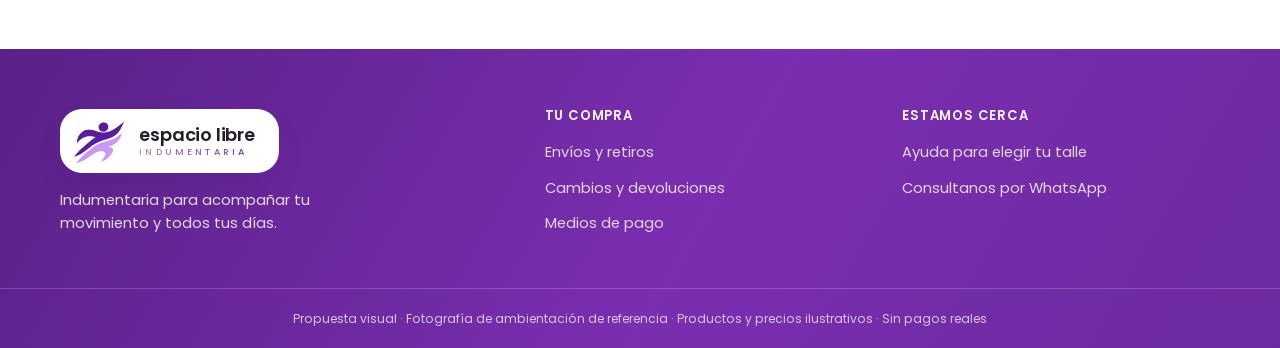
<file: producto.html>
<!doctype html>
<html lang="es">
<head>
  <meta charset="utf-8">
  <meta name="viewport" content="width=device-width, initial-scale=1">
  <title>Producto — Espacio Libre</title>
  <meta name="description" content="Detalle de producto — Espacio Libre, indumentaria deportiva femenina.">
  <link rel="preconnect" href="https://fonts.googleapis.com">
  <link rel="preconnect" href="https://fonts.gstatic.com" crossorigin>
  <link href="https://fonts.googleapis.com/css2?family=Poppins:wght@300;400;500;600&family=Playfair+Display:ital,wght@1,500;1,600&display=swap" rel="stylesheet">
  <link rel="stylesheet" href="css/styles.css">
  <link rel="icon" href="data:image/svg+xml,%3Csvg xmlns='http://www.w3.org/2000/svg' viewBox='0 0 44 44'%3E%3Ccircle cx='22' cy='22' r='21' fill='%237A2EB0'/%3E%3Ccircle cx='27' cy='12' r='3' fill='white'/%3E%3C/svg%3E">
</head>
<body data-page="producto">
  <div id="site-header"></div>

  <main>
    <section class="section">
      <div class="container">
        <div id="productRoot"></div>

        <div class="related">
          <div class="section-head">
            <div class="section-head__left">
              <h2 class="section-title" style="font-size:clamp(1.6rem,3vw,2.1rem)">También te puede <span class="serif">gustar.</span></h2>
            </div>
            <a class="arrow-link" href="tienda.html">Ver toda la tienda
              <svg viewBox="0 0 24 24" fill="none" stroke="currentColor" stroke-width="1.8" stroke-linecap="round" stroke-linejoin="round"><path d="M5 12h14M13 6l6 6-6 6"/></svg>
            </a>
          </div>
          <div class="product-grid" id="relatedGrid"></div>
        </div>
      </div>
    </section>
  </main>

  <div id="site-footer"></div>
  <script src="js/data.js"></script>
  <script src="js/app.js"></script>
</body>
</html>
</file>
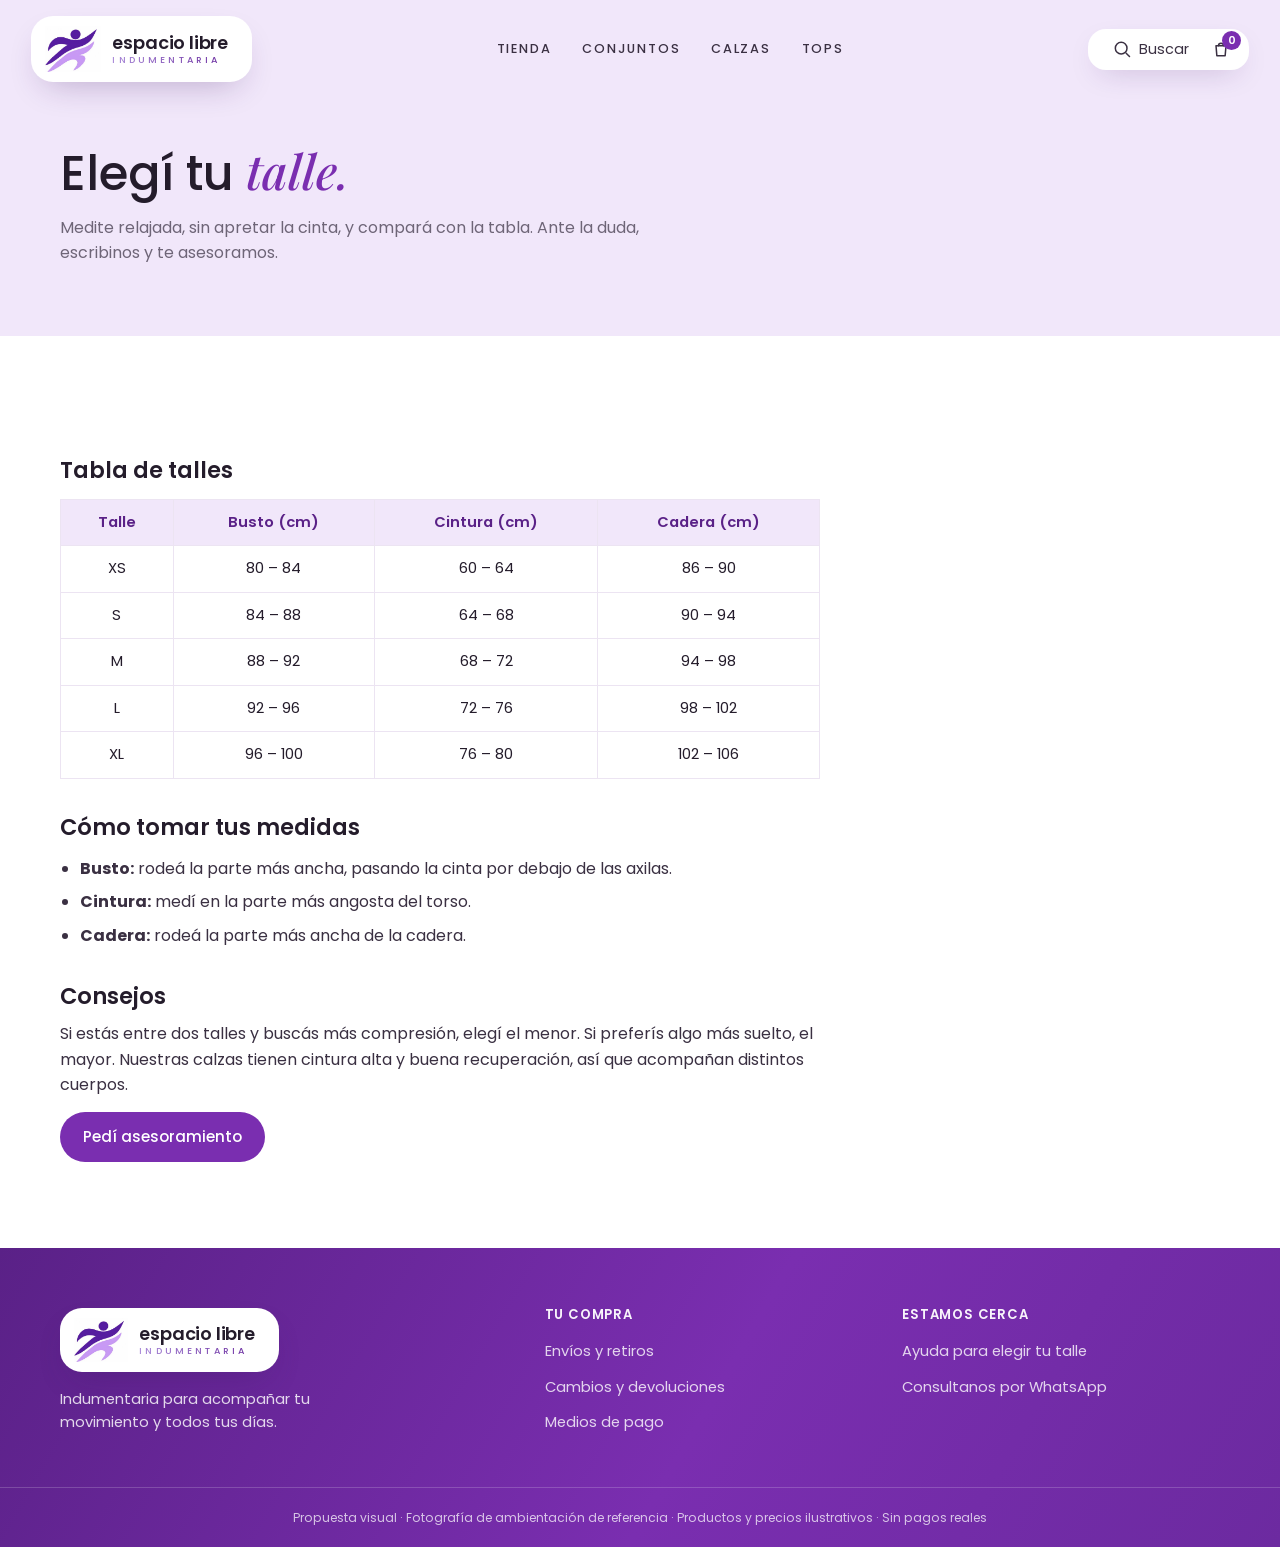
<file: talles.html>
<!doctype html>
<html lang="es">
<head>
  <meta charset="utf-8">
  <meta name="viewport" content="width=device-width, initial-scale=1">
  <title>Guía de talles — Espacio Libre</title>
  <meta name="description" content="Ayuda para elegir tu talle en Espacio Libre.">
  <link rel="preconnect" href="https://fonts.googleapis.com">
  <link rel="preconnect" href="https://fonts.gstatic.com" crossorigin>
  <link href="https://fonts.googleapis.com/css2?family=Poppins:wght@300;400;500;600&family=Playfair+Display:ital,wght@1,500;1,600&display=swap" rel="stylesheet">
  <link rel="stylesheet" href="css/styles.css">
  <link rel="icon" href="data:image/svg+xml,%3Csvg xmlns='http://www.w3.org/2000/svg' viewBox='0 0 44 44'%3E%3Ccircle cx='22' cy='22' r='21' fill='%237A2EB0'/%3E%3Ccircle cx='27' cy='12' r='3' fill='white'/%3E%3C/svg%3E">
</head>
<body data-page="talles">
  <div id="site-header"></div>

  <main>
    <section class="page-hero">
      <div class="container">
        <h1>Elegí tu <span class="serif">talle.</span></h1>
        <p>Medite relajada, sin apretar la cinta, y compará con la tabla. Ante la duda, escribinos y te asesoramos.</p>
      </div>
    </section>

    <section class="section">
      <div class="container">
        <div class="prose">
          <h2>Tabla de talles</h2>
          <table class="size-table">
            <thead>
              <tr><th>Talle</th><th>Busto (cm)</th><th>Cintura (cm)</th><th>Cadera (cm)</th></tr>
            </thead>
            <tbody>
              <tr><td>XS</td><td>80 – 84</td><td>60 – 64</td><td>86 – 90</td></tr>
              <tr><td>S</td><td>84 – 88</td><td>64 – 68</td><td>90 – 94</td></tr>
              <tr><td>M</td><td>88 – 92</td><td>68 – 72</td><td>94 – 98</td></tr>
              <tr><td>L</td><td>92 – 96</td><td>72 – 76</td><td>98 – 102</td></tr>
              <tr><td>XL</td><td>96 – 100</td><td>76 – 80</td><td>102 – 106</td></tr>
            </tbody>
          </table>

          <h2>Cómo tomar tus medidas</h2>
          <ul>
            <li><b>Busto:</b> rodeá la parte más ancha, pasando la cinta por debajo de las axilas.</li>
            <li><b>Cintura:</b> medí en la parte más angosta del torso.</li>
            <li><b>Cadera:</b> rodeá la parte más ancha de la cadera.</li>
          </ul>

          <h2>Consejos</h2>
          <p>Si estás entre dos talles y buscás más compresión, elegí el menor. Si preferís algo más suelto, el mayor. Nuestras calzas tienen cintura alta y buena recuperación, así que acompañan distintos cuerpos.</p>
          <a class="btn btn--primary" data-wa="Hola Espacio Libre! Necesito ayuda para elegir mi talle." href="#">Pedí asesoramiento</a>
        </div>
      </div>
    </section>
  </main>

  <div id="site-footer"></div>
  <script src="js/data.js"></script>
  <script src="js/app.js"></script>
</body>
</html>
</file>
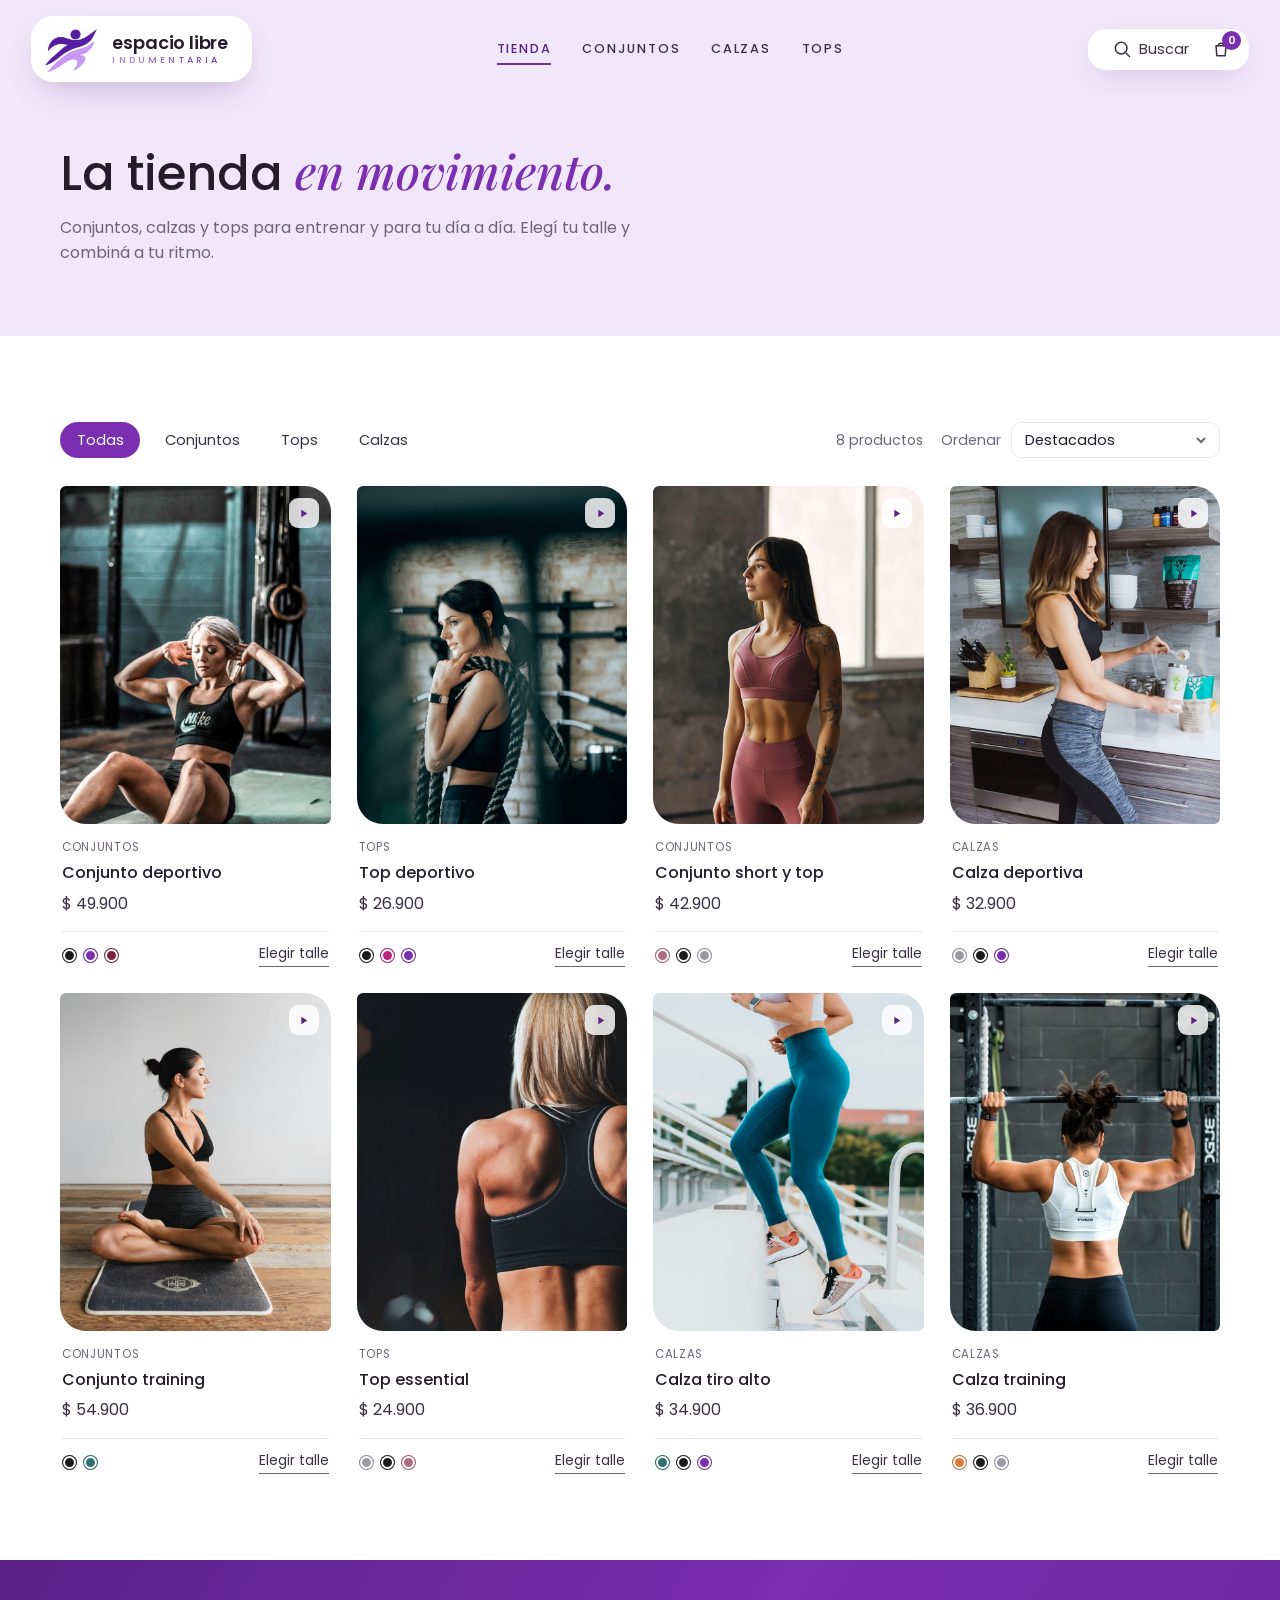
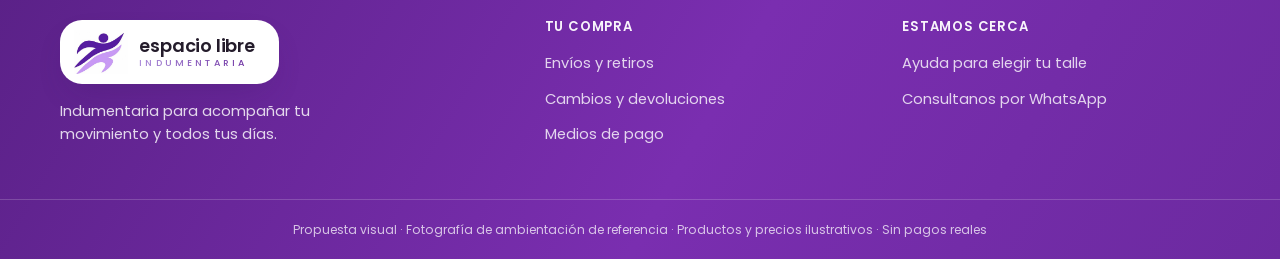
<file: tienda.html>
<!doctype html>
<html lang="es">
<head>
  <meta charset="utf-8">
  <meta name="viewport" content="width=device-width, initial-scale=1">
  <title>Tienda — Espacio Libre</title>
  <meta name="description" content="Toda la indumentaria deportiva femenina de Espacio Libre: conjuntos, calzas y tops.">
  <link rel="preconnect" href="https://fonts.googleapis.com">
  <link rel="preconnect" href="https://fonts.gstatic.com" crossorigin>
  <link href="https://fonts.googleapis.com/css2?family=Poppins:wght@300;400;500;600&family=Playfair+Display:ital,wght@1,500;1,600&display=swap" rel="stylesheet">
  <link rel="stylesheet" href="css/styles.css">
  <link rel="icon" href="data:image/svg+xml,%3Csvg xmlns='http://www.w3.org/2000/svg' viewBox='0 0 44 44'%3E%3Ccircle cx='22' cy='22' r='21' fill='%237A2EB0'/%3E%3Ccircle cx='27' cy='12' r='3' fill='white'/%3E%3C/svg%3E">
</head>
<body data-page="tienda">
  <div id="site-header"></div>

  <main>
    <section class="page-hero">
      <div class="container">
        <h1>La tienda <span class="serif">en movimiento.</span></h1>
        <p>Conjuntos, calzas y tops para entrenar y para tu día a día. Elegí tu talle y combiná a tu ritmo.</p>
        <p id="shopQueryInfo" hidden style="margin-top:12px;color:var(--violet-700)">Resultados para: “<b></b>”</p>
      </div>
    </section>

    <section class="section">
      <div class="container">
        <div class="shop-controls">
          <div class="filter-tabs" id="shopTabs">
            <button class="tab is-active" data-filter="todas">Todas</button>
            <button class="tab" data-filter="conjuntos">Conjuntos</button>
            <button class="tab" data-filter="tops">Tops</button>
            <button class="tab" data-filter="calzas">Calzas</button>
          </div>
          <div class="sort">
            <span id="shopCount" style="margin-right:8px"></span>
            <label for="shopSort">Ordenar</label>
            <select id="shopSort">
              <option value="destacados">Destacados</option>
              <option value="menor">Precio: menor a mayor</option>
              <option value="mayor">Precio: mayor a menor</option>
              <option value="nombre">Nombre (A-Z)</option>
            </select>
          </div>
        </div>

        <div class="product-grid" id="shopGrid"></div>
      </div>
    </section>
  </main>

  <div id="site-footer"></div>
  <script src="js/data.js"></script>
  <script src="js/app.js"></script>
</body>
</html>
</file>
<file: css/styles.css>
/* =========================================================
   Espacio Libre — Indumentaria deportiva femenina
   Estilos base (propuesta visual / demo)
   ========================================================= */

:root{
  --violet:#7A2EB0;
  --violet-600:#6C2AA0;
  --violet-700:#5A2187;
  --violet-deep:#3C1560;
  --lav-50:#F8F2FD;
  --lav-100:#F1E7FA;
  --lav-200:#E6D6F4;
  --lav-300:#D8C2EE;
  --ink:#241C2B;
  --ink-soft:#3A3042;
  --muted:#6E6577;
  --line:#ECE4F2;
  --white:#ffffff;
  --ok:#2e9e5b;
  --radius-pill:999px;
  --shadow-sm:0 2px 10px rgba(60,21,96,.06);
  --shadow-md:0 18px 40px -22px rgba(60,21,96,.35);
  --maxw:1240px;
  --header-h:94px;
  --sans:"Poppins",system-ui,-apple-system,"Segoe UI",Roboto,sans-serif;
  --serif:"Playfair Display",Georgia,"Times New Roman",serif;
}

*{box-sizing:border-box}
html{scroll-behavior:smooth}
html,body{overflow-x:hidden;max-width:100%}
body{
  margin:0;
  font-family:var(--sans);
  color:var(--ink);
  background:var(--white);
  font-size:16px;
  line-height:1.6;
  -webkit-font-smoothing:antialiased;
}
img{max-width:100%;display:block}
a{color:inherit;text-decoration:none}
button{font-family:inherit;cursor:pointer}
h1,h2,h3,h4{margin:0;font-weight:600;line-height:1.1}
p{margin:0}
.container{width:100%;max-width:var(--maxw);margin-inline:auto;padding-inline:clamp(16px,4vw,40px)}
.serif{font-family:var(--serif);font-style:italic;font-weight:500}
.accent{color:var(--violet)}
.sr-only{position:absolute;width:1px;height:1px;padding:0;margin:-1px;overflow:hidden;clip:rect(0,0,0,0);border:0}

/* ---------- Botones ---------- */
.btn{
  display:inline-flex;align-items:center;gap:.55em;
  border:0;border-radius:var(--radius-pill);
  padding:.85em 1.5em;font-size:.95rem;font-weight:500;
  transition:transform .15s ease, background .2s ease, color .2s ease, box-shadow .2s ease;
}
.btn:active{transform:translateY(1px)}
.btn--primary{background:var(--violet);color:#fff}
.btn--primary:hover{background:var(--violet-600)}
.btn--light{background:var(--lav-200);color:var(--violet-deep)}
.btn--light:hover{background:var(--lav-300)}
.btn--ghost{background:transparent;border:1.5px solid var(--lav-300);color:var(--ink)}
.btn--ghost:hover{border-color:var(--violet);color:var(--violet)}
.btn--wide{width:100%;justify-content:center}
.btn svg{width:1.05em;height:1.05em}

.link-underline{
  background:none;border:0;padding:0;color:var(--ink-soft);
  font-size:.86rem;border-bottom:1px solid var(--muted);
  padding-bottom:2px;transition:color .2s,border-color .2s;
}
.link-underline:hover{color:var(--violet);border-color:var(--violet)}

.arrow-link{display:inline-flex;align-items:center;gap:.4em;font-size:.9rem;color:var(--violet-700);font-weight:500}
.arrow-link svg{width:1em;height:1em;transition:transform .2s}
.arrow-link:hover svg{transform:translateX(3px)}

/* ---------- Header (pastillas flotantes) ---------- */
.site-header{position:sticky;top:0;z-index:40;background:transparent;border:0}
.header-inner{max-width:1500px;display:grid;grid-template-columns:auto 1fr auto;align-items:center;gap:16px;padding-top:16px;padding-bottom:12px;padding-inline:clamp(14px,2.4vw,32px)}
.brand{display:flex;align-items:center;gap:11px;justify-self:start;background:#fff;border-radius:22px;padding:10px 24px 10px 14px;box-shadow:0 14px 34px -14px rgba(60,21,96,.32)}
/* Marca: figura del logo recortada del PNG oficial (img/logo.png) */
.el-mark{
  display:inline-block;flex:none;
  width:calc(var(--s,44px) * 1.234);height:var(--s,44px);
  background-image:url("../img/logo.png");
  background-repeat:no-repeat;
  background-color:#fff;
  background-size:calc(var(--s,44px) * 1.994);
  background-position:calc(var(--s,44px) * -0.40625) calc(var(--s,44px) * -0.3281);
}
.el-mark--badge{border-radius:12px;box-shadow:0 2px 12px rgba(0,0,0,.14)}
.brand__text{display:flex;flex-direction:column;line-height:1}
.brand__name{font-weight:600;font-size:1.12rem;letter-spacing:-.01em;white-space:nowrap}
.brand__sub{font-size:.58rem;letter-spacing:.34em;margin-top:3px;text-transform:uppercase;font-weight:500;
  background:linear-gradient(90deg,#a98ad8,#6c2fa0);-webkit-background-clip:text;background-clip:text;color:transparent}

.main-nav{display:flex;gap:clamp(18px,2.4vw,36px);justify-self:center}
.main-nav a{font-size:.8rem;text-transform:uppercase;letter-spacing:.14em;color:var(--ink-soft);position:relative;padding:4px 0;font-weight:500}
.main-nav a::after{content:"";position:absolute;left:0;right:100%;bottom:-2px;height:2px;background:var(--violet);transition:right .25s ease}
.main-nav a:hover::after,.main-nav a.is-active::after{right:0}
.main-nav a.is-active{color:var(--violet-700)}

.header-actions{display:flex;align-items:center;gap:16px;justify-self:end;background:#fff;border-radius:18px;padding:9px 18px;box-shadow:0 10px 30px -12px rgba(60,21,96,.28)}
.icon-btn{display:inline-flex;align-items:center;gap:7px;background:none;border:0;color:var(--ink-soft);font-size:.9rem}
.icon-btn:hover{color:var(--violet)}
.icon-btn svg{width:20px;height:20px}
.cart-btn{position:relative}
.cart-count{
  position:absolute;top:-8px;right:-10px;min-width:19px;height:19px;padding:0 5px;
  background:var(--violet);color:#fff;border-radius:999px;font-size:.68rem;
  display:flex;align-items:center;justify-content:center;font-weight:600;
}
.nav-toggle{display:none;background:none;border:0;color:var(--ink)}
.nav-toggle svg{width:26px;height:26px}

/* ---------- Buscador desplegable ---------- */
.search-bar{max-height:0;overflow:hidden;background:var(--lav-50);transition:max-height .3s ease}
.search-bar.open{max-height:90px}
.search-bar form{display:flex;gap:10px;align-items:center;padding:16px 0}
.search-bar input{flex:1;border:1px solid var(--line);background:#fff;border-radius:var(--radius-pill);padding:.7em 1.1em;font-size:.95rem;font-family:inherit}
.search-bar input:focus{outline:2px solid var(--lav-300)}

/* ---------- Hero editorial ---------- */
.hero{position:relative;overflow:hidden;margin-top:calc(-1 * var(--header-h));
  padding:calc(var(--header-h) + 8px) 0 clamp(26px,4vw,52px);
  background:#faf6fd url("../img/hero-bg.jpg") center top/cover no-repeat}
.hero__inner{position:relative;z-index:1}
.hero__media{position:relative;max-width:900px;margin:0 auto}
.hero__media img{width:100%;height:auto;display:block;border-radius:clamp(34px,4.6vw,58px);box-shadow:0 30px 72px -36px rgba(60,21,96,.5)}
.hero__cta{position:absolute;top:50%;right:clamp(-26px,-1.4vw,-10px);transform:translateY(-50%);z-index:2;
  display:inline-flex;align-items:center;gap:.45em;white-space:nowrap;
  background:linear-gradient(135deg,#a582db,#7a44b4);color:#fff;font-weight:600;font-size:1rem;
  padding:.85em 1.55em;border-radius:999px;box-shadow:0 18px 40px -14px rgba(60,21,96,.6)}
.hero__cta svg{width:.85em;height:.85em}
.hero__cta:hover{background:linear-gradient(135deg,#9670cf,#6c3aa2);transform:translateY(-50%) scale(1.03)}
.hero__headline{width:100vw;margin-left:calc(50% - 50vw);padding:0 clamp(2px,0.4vw,8px);
  display:flex;flex-wrap:nowrap;align-items:baseline;justify-content:center;white-space:nowrap;
  gap:.2em;margin-top:clamp(12px,1.8vw,28px);font-size:10vw;font-weight:500;line-height:1;letter-spacing:-.035em}
.hero__word--left{color:var(--ink);font-weight:500}
.hero__word--right{color:var(--violet);font-weight:700}
.hero__sub{text-align:center;color:var(--ink-soft);margin:clamp(10px,2vw,22px) auto 0;max-width:none;white-space:nowrap;font-size:1.02rem}

/* En escritorio: que todo el inicio entre en una sola pantalla (mismo diseño, solo escalado) */
@media(min-width:761px){
  .hero{min-height:100svh;display:flex;align-items:center}
  .hero__inner{width:100%}
  .hero__media{width:fit-content;max-width:100%}
  .hero__media img{width:auto;max-width:100%;max-height:46vh}
  .hero__headline{font-size:min(10vw,14vh)}
}

/* ---------- Franja de beneficios ---------- */
.perks{background:var(--lav-100)}
.perks__grid{display:grid;grid-template-columns:repeat(3,1fr);gap:20px;padding:26px 0}
.perk{display:flex;align-items:center;gap:12px;justify-content:center;color:var(--ink-soft);font-size:.95rem}
.perk svg{width:22px;height:22px;color:var(--violet);flex:none}

/* ---------- Secciones ---------- */
.section{padding:clamp(48px,7vw,86px) 0}
.section--soft{background:linear-gradient(180deg,#fff 0%,var(--lav-50) 100%)}
.section-head{display:flex;justify-content:space-between;align-items:flex-end;gap:30px;flex-wrap:wrap;margin-bottom:34px}
.section-title{font-size:clamp(2rem,4.2vw,2.9rem);font-weight:500;letter-spacing:-.01em;line-height:1.05}
.section-title .serif{color:var(--violet)}
.section-head p{color:var(--muted);max-width:320px;margin-top:14px}
.section-head__left{max-width:560px}
.section-title.center{text-align:center;max-width:760px;margin-inline:auto}

/* Eyebrows y notas */
.eyebrow{font-size:.72rem;letter-spacing:.3em;text-transform:uppercase;color:var(--violet-700);font-weight:500;margin-bottom:14px}
.eyebrow--center{text-align:center}
.muted-note{font-size:.78rem;color:var(--muted);margin-top:14px}

/* Categorías */
.cats .section-title.center{margin-bottom:40px}
.cat-grid{display:grid;grid-template-columns:repeat(3,1fr);gap:24px;align-items:start}
.cat-card{position:relative;display:block;border-radius:12px 48px 12px 48px;overflow:hidden;aspect-ratio:3/4;box-shadow:var(--shadow-sm)}
.cat-card--low{margin-top:48px}
.cat-card img{width:100%;height:100%;object-fit:cover;transition:transform .55s ease}
.cat-card:hover img{transform:scale(1.05)}
.cat-card::after{content:"";position:absolute;inset:0;background:linear-gradient(180deg,transparent 44%,rgba(36,14,58,.58) 100%)}
.cat-card__label{position:absolute;z-index:2;left:22px;right:22px;bottom:20px;display:flex;align-items:center;justify-content:space-between;color:#fff;font-size:1.3rem;font-weight:500}
.cat-card__label svg{width:18px;height:18px;background:rgba(255,255,255,.22);border-radius:50%;padding:8px;box-sizing:content-box;transition:.25s}
.cat-card:hover .cat-card__label svg{background:var(--violet)}

/* Editorial split */
.editorial{background:linear-gradient(180deg,#fff 0%,var(--lav-50) 45%,var(--lav-100) 100%)}
.editorial__grid{display:grid;grid-template-columns:1.05fr 1fr;gap:clamp(28px,5vw,66px);align-items:center}
.editorial__media{position:relative;margin:0;border-radius:18px 92px 18px 92px;overflow:hidden;box-shadow:var(--shadow-md);aspect-ratio:4/5}
.editorial__media img{width:100%;height:100%;object-fit:cover}
.editorial__media figcaption{position:absolute;left:26px;bottom:24px;color:#fff;font-size:1.5rem;text-shadow:0 2px 18px rgba(0,0,0,.45)}
.editorial__text .section-title{margin:10px 0 0}
.editorial__p{color:var(--muted);margin:18px 0 26px;max-width:430px}

/* CTA */
.cta{position:relative;overflow:hidden}
.cta .container{position:relative;z-index:1}
.cta .section-title.center{margin-bottom:42px}
.cta-grid{display:grid;grid-template-columns:repeat(3,1fr);gap:22px}
.cta-card{position:relative;display:block;background:#fff;border:1px solid var(--line);border-radius:12px 32px 12px 32px;padding:28px 26px;transition:.25s;box-shadow:var(--shadow-sm)}
.cta-card:hover{border-color:var(--lav-300);transform:translateY(-3px);box-shadow:var(--shadow-md)}
.cta-card__icon{display:inline-flex;width:46px;height:46px;align-items:center;justify-content:center;border-radius:13px;background:var(--lav-100);color:var(--violet);margin-bottom:18px}
.cta-card__icon svg{width:22px;height:22px}
.cta-card__arrow{position:absolute;top:24px;right:24px;color:var(--muted);transition:.25s}
.cta-card__arrow svg{width:18px;height:18px}
.cta-card:hover .cta-card__arrow{color:var(--violet);transform:translate(2px,-2px)}
.cta-card h3{font-size:1.15rem;font-weight:500;margin-bottom:6px;color:var(--ink)}
.cta-card p{color:var(--muted);font-size:.92rem}

/* ---------- Controles tienda ---------- */
.shop-controls{display:flex;justify-content:space-between;align-items:center;gap:20px;flex-wrap:wrap;margin-bottom:28px}
.filter-tabs{display:flex;gap:8px;flex-wrap:wrap}
.tab{
  border:0;background:transparent;color:var(--ink-soft);
  padding:.5em 1.15em;border-radius:var(--radius-pill);font-size:.9rem;transition:.2s;
}
.tab:hover{background:var(--lav-100)}
.tab.is-active{background:var(--violet);color:#fff}
.sort{display:flex;align-items:center;gap:10px;color:var(--muted);font-size:.88rem}
.sort select{font-family:inherit;font-size:.9rem;color:var(--ink);border:1px solid var(--line);border-radius:10px;padding:.5em 2em .5em .9em;background:#fff url("data:image/svg+xml,%3Csvg xmlns='http://www.w3.org/2000/svg' width='12' height='12' fill='none' stroke='%236E6577' stroke-width='2'%3E%3Cpath d='M2 4l4 4 4-4'/%3E%3C/svg%3E") no-repeat right .8em center;appearance:none}

/* ---------- Grilla de productos ---------- */
.product-grid{display:grid;grid-template-columns:repeat(4,1fr);gap:26px}
.product-grid--3{grid-template-columns:repeat(3,1fr)}
.card{display:flex;flex-direction:column}
.card__media{position:relative;display:block;border-radius:6px 26px 6px 26px;overflow:hidden;background:var(--lav-100);aspect-ratio:4/5}
.card__media img{width:100%;height:100%;object-fit:cover;transition:transform .5s ease}
.card:hover .card__media img{transform:scale(1.045)}
.card__play{
  position:absolute;top:12px;right:12px;width:30px;height:30px;border-radius:9px;
  background:rgba(255,255,255,.82);backdrop-filter:blur(3px);
  display:flex;align-items:center;justify-content:center;color:var(--violet-700);
}
.card__play svg{width:13px;height:13px}
.card__body{padding:14px 2px 0;display:flex;flex-direction:column;gap:3px}
.card__cat{font-size:.72rem;letter-spacing:.06em;text-transform:uppercase;color:var(--muted)}
.card__name{font-size:1rem;font-weight:500;color:var(--ink)}
.card__name:hover{color:var(--violet)}
.card__price{font-size:1rem;color:var(--ink-soft);margin-top:2px}
.card__foot{display:flex;align-items:center;justify-content:space-between;margin-top:12px;padding-top:12px;border-top:1px solid var(--line)}
.swatches{display:flex;gap:6px}
.swatch{width:15px;height:15px;border-radius:50%;border:1px solid rgba(0,0,0,.12);box-shadow:inset 0 0 0 2px #fff}
.grid-empty{grid-column:1/-1;text-align:center;color:var(--muted);padding:50px 0}

/* ---------- Ficha de producto ---------- */
.product{display:grid;grid-template-columns:1.05fr 1fr;gap:clamp(28px,5vw,64px);align-items:start}
.product__media{border-radius:8px 40px 8px 40px;overflow:hidden;background:var(--lav-100);position:relative}
.product__media img{width:100%;aspect-ratio:4/5;object-fit:cover}
.product__thumbs{display:flex;gap:12px;margin-top:14px}
.product__thumbs button{border:1.5px solid transparent;border-radius:6px 16px 6px 16px;overflow:hidden;padding:0;background:none;width:76px;height:92px}
.product__thumbs button.is-active{border-color:var(--violet)}
.product__thumbs img{width:100%;height:100%;object-fit:cover}
.breadcrumb{font-size:.82rem;color:var(--muted);margin-bottom:18px}
.breadcrumb a:hover{color:var(--violet)}
.product__cat{font-size:.75rem;letter-spacing:.08em;text-transform:uppercase;color:var(--violet-700);font-weight:500}
.product h1{font-size:clamp(1.9rem,3.5vw,2.6rem);font-weight:500;margin:8px 0 10px}
.product__price{font-size:1.5rem;color:var(--ink);margin-bottom:6px}
.product__desc{color:var(--muted);margin:18px 0 24px}
.field-label{font-size:.82rem;font-weight:600;letter-spacing:.02em;margin-bottom:10px;display:flex;justify-content:space-between}
.option-row{display:flex;gap:10px;flex-wrap:wrap;margin-bottom:22px}
.chip{border:1.5px solid var(--line);background:#fff;border-radius:10px;padding:.5em 1em;font-size:.9rem;color:var(--ink-soft);transition:.2s}
.chip:hover{border-color:var(--violet-700)}
.chip.is-active{border-color:var(--violet);background:var(--lav-50);color:var(--violet-700);font-weight:500}
.color-dot{display:inline-flex;align-items:center;gap:8px}
.color-opt{width:30px;height:30px;border-radius:50%;border:2px solid #fff;box-shadow:0 0 0 1.5px var(--line);cursor:pointer;transition:.2s}
.color-opt.is-active{box-shadow:0 0 0 2px var(--violet)}
.qty-stepper{display:inline-flex;align-items:center;border:1.5px solid var(--line);border-radius:var(--radius-pill);overflow:hidden}
.qty-stepper button{width:40px;height:42px;background:#fff;border:0;font-size:1.2rem;color:var(--ink-soft)}
.qty-stepper button:hover{background:var(--lav-100);color:var(--violet)}
.qty-stepper span{min-width:38px;text-align:center;font-weight:500}
.product__actions{display:flex;gap:14px;align-items:center;margin:8px 0 26px;flex-wrap:wrap}
.product__meta{border-top:1px solid var(--line);padding-top:22px;display:grid;gap:12px}
.product__meta li{list-style:none;display:flex;gap:10px;color:var(--muted);font-size:.9rem;align-items:center}
.product__meta svg{width:18px;height:18px;color:var(--violet);flex:none}
.product__meta ul{margin:0;padding:0}

/* ---------- Carrito ---------- */
.cart-layout{display:grid;grid-template-columns:1.6fr .9fr;gap:40px;align-items:start}
.cart-item{display:grid;grid-template-columns:92px 1fr auto;gap:18px;padding:20px 0;border-bottom:1px solid var(--line)}
.cart-item__img{border-radius:6px 18px 6px 18px;overflow:hidden;aspect-ratio:4/5;background:var(--lav-100)}
.cart-item__img img{width:100%;height:100%;object-fit:cover}
.cart-item__info{display:flex;flex-direction:column;gap:4px}
.cart-item__info .meta{font-size:.82rem;color:var(--muted)}
.cart-item__remove{background:none;border:0;color:var(--muted);font-size:.8rem;text-align:left;padding:0;margin-top:auto}
.cart-item__remove:hover{color:#c0392b}
.cart-item__right{display:flex;flex-direction:column;align-items:flex-end;justify-content:space-between;gap:12px}
.cart-item__price{font-weight:500}
.qty-stepper--sm button{width:32px;height:34px;font-size:1rem}
.qty-stepper--sm span{min-width:30px}
.summary{background:var(--lav-50);border:1px solid var(--line);border-radius:10px 30px 10px 30px;padding:26px}
.summary h3{font-size:1.15rem;margin-bottom:18px}
.summary__row{display:flex;justify-content:space-between;margin-bottom:12px;color:var(--ink-soft);font-size:.95rem}
.summary__row--total{border-top:1px solid var(--line);margin-top:8px;padding-top:16px;font-size:1.2rem;font-weight:600;color:var(--ink)}
.summary__note{font-size:.78rem;color:var(--muted);margin-top:16px}
.cart-empty{text-align:center;padding:60px 0}
.cart-empty svg{width:54px;height:54px;color:var(--lav-300);margin-bottom:16px}

/* ---------- Páginas de contenido ---------- */
.page-hero{background:var(--lav-100);margin-top:calc(-1 * var(--header-h));padding:calc(var(--header-h) + clamp(28px,5vw,50px)) 0 clamp(40px,6vw,70px)}
.page-hero h1{font-size:clamp(2rem,4.5vw,3rem);font-weight:500}
.page-hero h1 .serif{color:var(--violet)}
.page-hero p{color:var(--muted);margin-top:14px;max-width:580px}
.prose{max-width:760px}
.prose h2{font-size:1.4rem;margin:36px 0 12px;font-weight:600}
.prose p{color:var(--ink-soft);margin-bottom:14px}
.prose ul{color:var(--ink-soft);padding-left:20px;margin-bottom:14px}
.prose li{margin-bottom:8px}
.info-cards{display:grid;grid-template-columns:repeat(auto-fit,minmax(220px,1fr));gap:20px;margin-top:10px}
.info-card{border:1px solid var(--line);border-radius:8px 24px 8px 24px;padding:24px;background:#fff}
.info-card svg{width:26px;height:26px;color:var(--violet);margin-bottom:12px}
.info-card h3{font-size:1.05rem;margin-bottom:8px}
.info-card p{color:var(--muted);font-size:.92rem}

.size-table{width:100%;border-collapse:collapse;margin:16px 0;font-size:.92rem}
.size-table th,.size-table td{border:1px solid var(--line);padding:11px 14px;text-align:center}
.size-table th{background:var(--lav-100);font-weight:600;color:var(--violet-700)}

.contact-grid{display:grid;grid-template-columns:1fr 1fr;gap:40px;align-items:start}
.form-field{margin-bottom:18px}
.form-field label{display:block;font-size:.85rem;font-weight:500;margin-bottom:7px}
.form-field input,.form-field textarea{width:100%;border:1px solid var(--line);border-radius:10px;padding:.8em 1em;font-family:inherit;font-size:.95rem}
.form-field input:focus,.form-field textarea:focus{outline:2px solid var(--lav-300)}

/* ---------- Cross-sell ---------- */
.related{margin-top:clamp(50px,8vw,90px)}

/* ---------- Footer ---------- */
.site-footer{background:linear-gradient(120deg,var(--violet-700),var(--violet) 55%,var(--violet-600));color:#fff;margin-top:auto}
.footer-grid{display:grid;grid-template-columns:1.4fr 1fr 1fr;gap:40px;padding-top:60px;padding-bottom:40px}
.footer-brand .brand{display:inline-flex;width:auto}
.footer-brand .brand__name{color:var(--ink)}
.footer-brand p{color:rgba(255,255,255,.82);margin-top:16px;max-width:300px;font-size:.92rem}
.footer-col h4{font-size:.82rem;letter-spacing:.06em;text-transform:uppercase;margin-bottom:18px;color:rgba(255,255,255,.95)}
.footer-col a{display:block;color:rgba(255,255,255,.8);font-size:.92rem;margin-bottom:12px;transition:.2s}
.footer-col a:hover{color:#fff;padding-left:4px}
.footer-bottom{border-top:1px solid rgba(255,255,255,.18);padding:20px clamp(16px,4vw,40px);text-align:center;font-size:.76rem;color:rgba(255,255,255,.72)}
.footer-logo-mark circle{fill:rgba(255,255,255,.18)}
.footer-logo-mark path,.footer-logo-mark .head{fill:#fff;stroke:#fff}

/* ---------- Modal talle ---------- */
.modal[hidden]{display:none}
.modal{position:fixed;inset:0;z-index:70;display:flex;align-items:center;justify-content:center;padding:20px}
.modal__backdrop{position:absolute;inset:0;background:rgba(36,14,58,.55);backdrop-filter:blur(2px)}
.modal__panel{position:relative;z-index:2;background:#fff;border-radius:12px 36px 12px 36px;max-width:620px;width:100%;display:grid;grid-template-columns:200px 1fr;overflow:hidden;box-shadow:var(--shadow-md);animation:pop .25s ease}
@keyframes pop{from{opacity:0;transform:translateY(12px)}to{opacity:1;transform:none}}
.modal__img{background:var(--lav-100)}
.modal__img img{width:100%;height:100%;object-fit:cover}
.modal__info{padding:26px}
.modal__x{position:absolute;top:12px;right:14px;background:rgba(255,255,255,.85);border:0;width:32px;height:32px;border-radius:50%;font-size:1.1rem;color:var(--ink)}
.modal__x:hover{background:#fff;color:var(--violet)}
.modal__info .product__cat{font-size:.72rem}
.modal__info h3{font-size:1.3rem;font-weight:500;margin:6px 0}
.modal__info .price{font-size:1.15rem;color:var(--ink-soft);margin-bottom:18px}

/* ---------- Toast ---------- */
.toast{
  position:fixed;bottom:26px;left:50%;transform:translateX(-50%) translateY(40px);
  background:var(--ink);color:#fff;padding:.85em 1.4em;border-radius:var(--radius-pill);
  font-size:.9rem;z-index:90;opacity:0;transition:.3s;display:flex;align-items:center;gap:10px;box-shadow:var(--shadow-md);
}
.toast.show{opacity:1;transform:translateX(-50%) translateY(0)}
.toast svg{width:18px;height:18px;color:#7be0a0}

/* ---------- Responsive ---------- */
@media (max-width:980px){
  .product-grid{grid-template-columns:repeat(2,1fr)}
  .product{grid-template-columns:1fr}
  .cart-layout{grid-template-columns:1fr}
  .contact-grid{grid-template-columns:1fr}
  .footer-grid{grid-template-columns:1fr 1fr}
  .editorial__grid{grid-template-columns:1fr}
  .editorial__media{aspect-ratio:16/11}
  .cta-grid{grid-template-columns:1fr}
  .cat-grid{gap:16px}
  .cat-card--low{margin-top:26px}
}
@media (max-width:760px){
  .main-nav,.header-actions .icon-btn.search-text span{display:none}
  .main-nav.open{display:flex;position:absolute;top:100%;left:0;right:0;background:#fff;flex-direction:column;gap:0;padding:8px 0;border-bottom:1px solid var(--line);box-shadow:var(--shadow-sm)}
  .main-nav.open a{padding:14px clamp(16px,4vw,40px)}
  .main-nav.open a::after{display:none}
  .nav-toggle{display:inline-flex}
  :root{--header-h:76px}
  .header-inner{padding-top:12px}
  .brand{padding:7px 14px 7px 10px}
  .el-mark{--s:38px}
  .header-actions{padding:8px 14px;gap:12px}
  .perks__grid{grid-template-columns:1fr;gap:14px}
  .perk{justify-content:flex-start}
  .hero__media{max-width:100%}
  .hero__cta{right:10px;top:auto;bottom:12px;transform:none;font-size:.8rem;padding:.6em 1.05em}
  .hero__cta:hover{transform:none}
  .hero__headline{font-size:9.3vw;gap:.16em;margin-top:10px}
  .hero__sub{font-size:.92rem;white-space:normal;max-width:460px}
  .cat-grid{grid-template-columns:1fr 1fr;gap:12px}
  .cat-card{aspect-ratio:4/5}
  .cat-card--low{margin-top:0}
  .cat-card__label{font-size:1.1rem;left:16px;right:16px;bottom:16px}
  .editorial__media figcaption{font-size:1.25rem}
  .cta-card{padding:24px 22px}
  .product-grid{grid-template-columns:repeat(2,1fr);gap:16px}
  .modal__panel{grid-template-columns:1fr}
  .modal__img{display:none}
  .footer-grid{grid-template-columns:1fr}
  .section-head{flex-direction:column;align-items:flex-start}
}
@media (max-width:460px){
  .product-grid{grid-template-columns:1fr 1fr;gap:12px}
  .card__name{font-size:.92rem}
  .cat-grid{grid-template-columns:1fr;gap:14px}
  .cat-card{aspect-ratio:16/11}
}
</file>
